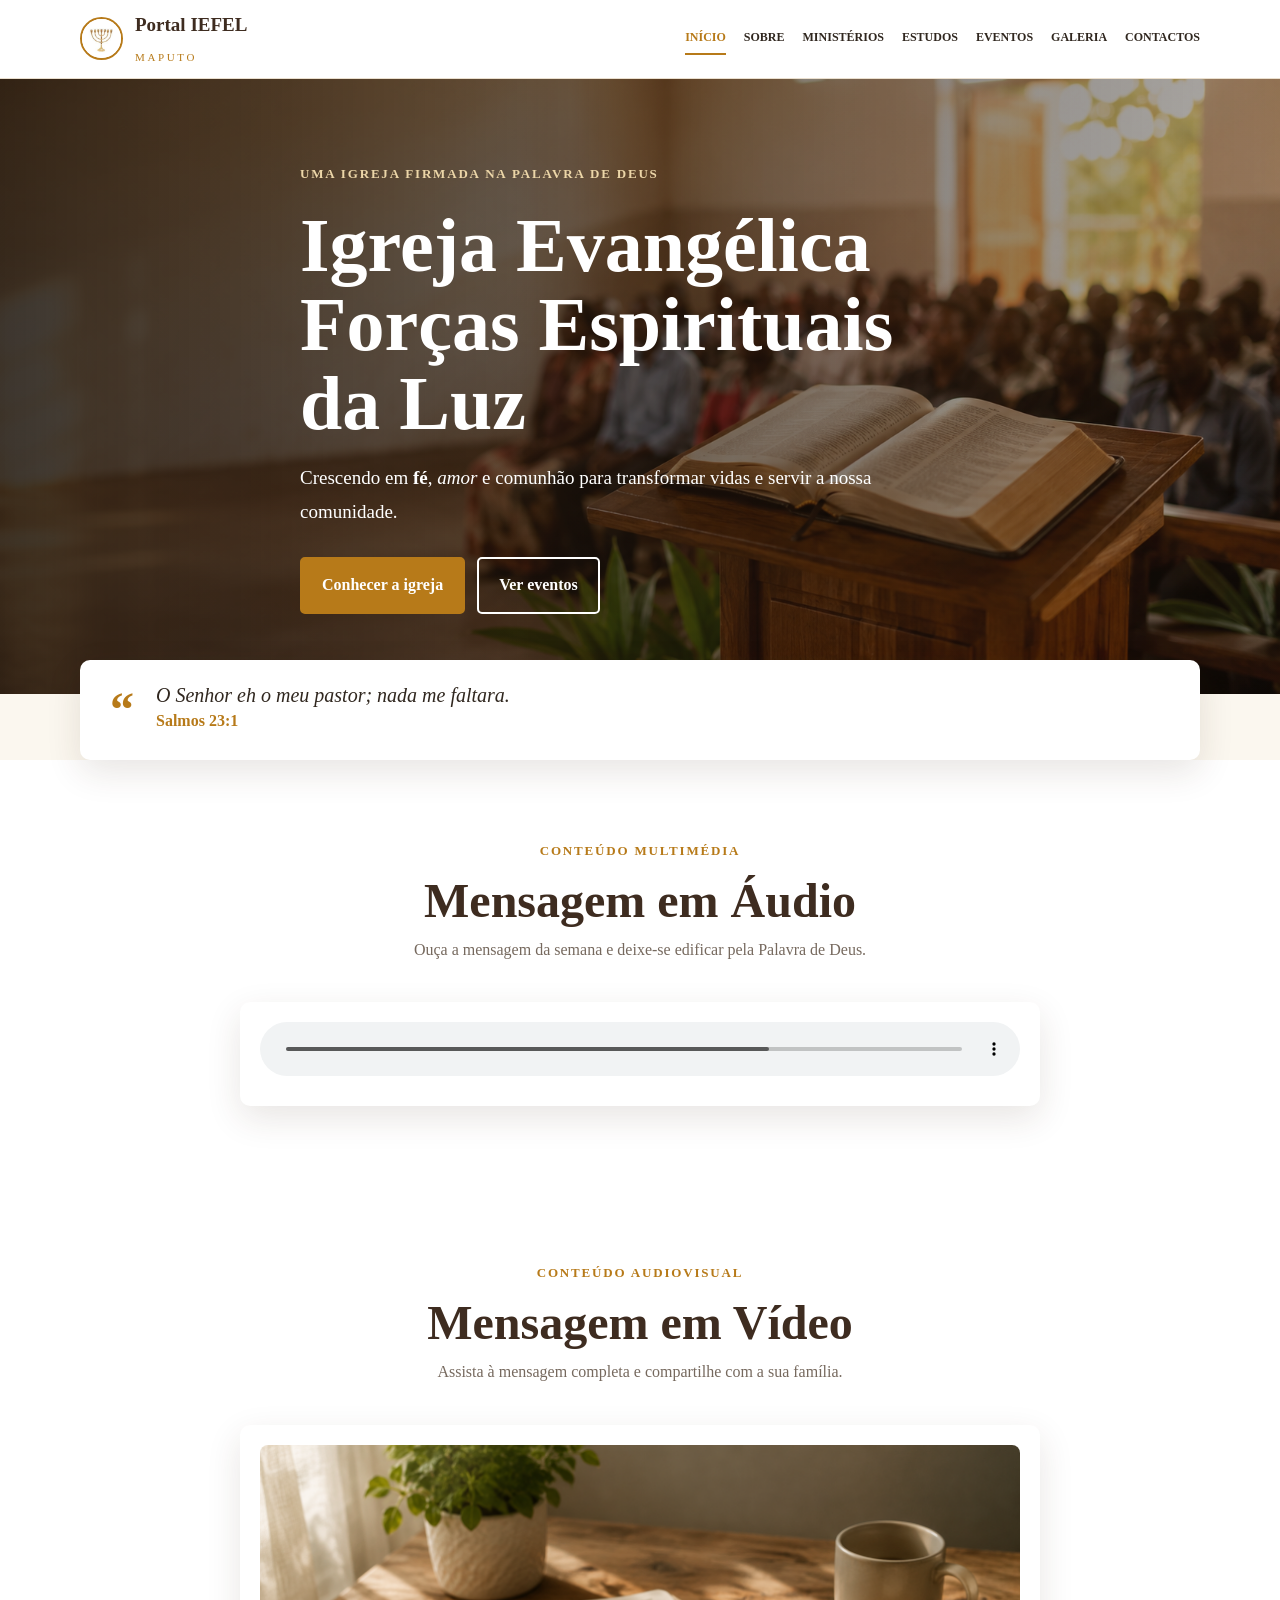
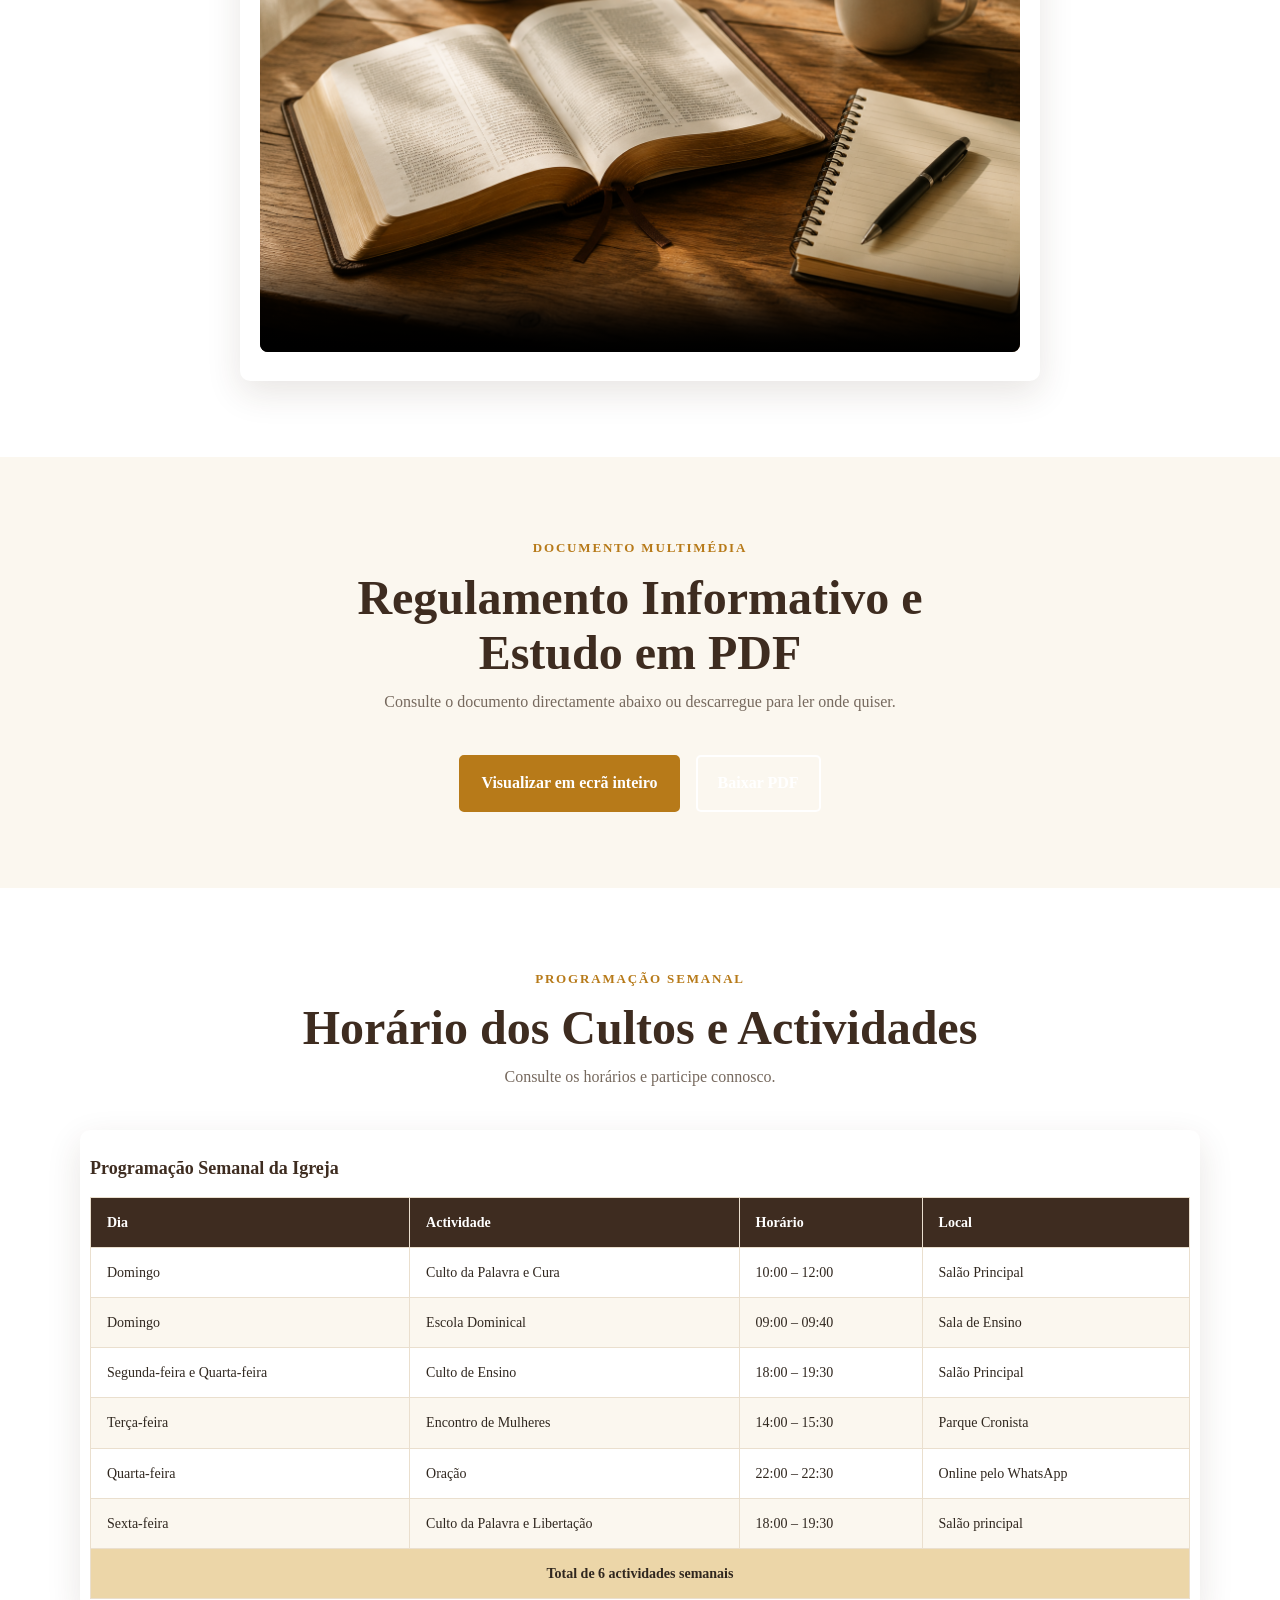
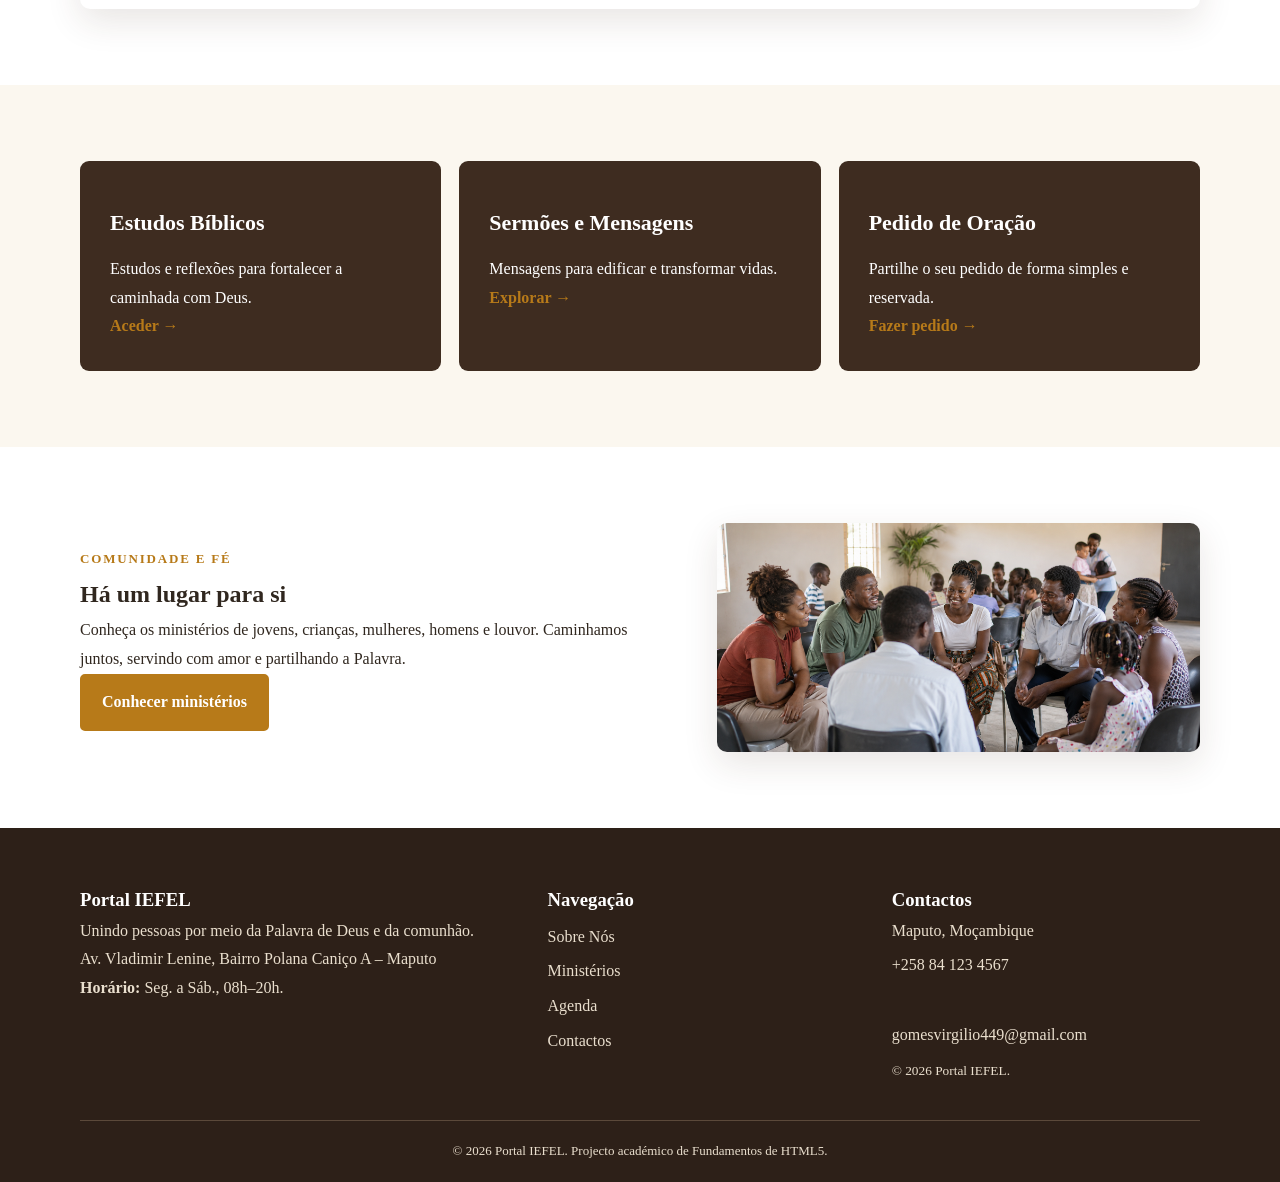
<file: index.html>
<!DOCTYPE html>
<html lang="pt-MZ">
<head>
    <meta charset="UTF-8">
    <meta name="viewport" content="width=device-width, initial-scale=1.0">
    <meta name="description" content="Website institucional da Igreja Evangélica Forças Espirituais da Luz em Maputo. Cultos, estudos bíblicos, eventos e comunidade.">
    <meta name="author" content="BibleConnect Maputo">
    <title>Portal IEFEL | Igreja Evangélica Forças Espirituais da Luz</title>
    <link rel="stylesheet" href="/css/style.css">
</head>
<body>
    <header class="topo">
        <div class="contentor barra">
            <a class="marca" href="/" aria-label="Página inicial BibleConnect Maputo">
                <img src="/imagens/logo.png" alt="Logotipo da Igreja Evangélica Forças Espirituais da Luz" class="simbolo" width="43" height="43">
                <span>
                    <strong>Portal IEFEL</strong>
                    <small>MAPUTO</small>
                </span>
            </a>
			
            <button class="menu-toggle" aria-label="Abrir menu de navegação" aria-expanded="false">Menu</button>
            <nav class="menu" aria-label="Navegação principal">
                <a class="activo" href="/">Início</a>
                <a href="/sobre">Sobre</a>
                <a href="/ministerios">Ministérios</a>
                <a href="/estudos">Estudos</a>
                <a href="/eventos">Eventos</a>
                <a href="/galeria">Galeria</a>
                <a href="/contactos">Contactos</a>
            </nav>
        </div>
    </header>

    <main>
        <section class="hero" aria-labelledby="titulo-principal">
            <div class="contentor hero-conteudo">
                <span class="etiqueta">Uma igreja firmada na Palavra de Deus</span>
                <h1 id="titulo-principal">Igreja Evangélica Forças Espirituais da Luz</h1>
                <p>Crescendo em <strong>fé</strong>, <em>amor</em> e comunhão para transformar vidas e servir a nossa comunidade.</p>
                <div class="botoes">
                    <a class="botao" href="/sobre" title="Conhecer mais sobre a igreja">Conhecer a igreja</a>
                    <a class="botao secundario" href="/eventos" title="Ver eventos e actividades">Ver eventos</a>
                </div>
            </div>
        </section>

        <section class="versiculo" aria-label="Versículo do dia">
            <div class="contentor versiculo-caixa">
                <span class="aspas" aria-hidden="true">&ldquo;</span>
                <div>
                    <blockquote data-versiculo>Lâmpada para os meus pés é a tua palavra, e luz para o meu caminho.</blockquote>
                    <cite data-referencia>Salmos 119:105</cite>
                </div>
            </div>
        </section>

        <section class="seccao clara" aria-labelledby="titulo-audio">
            <div class="contentor">
                <div class="cabecalho-seccao">
                    <span class="etiqueta">Conteúdo multimédia</span>
                    <h2 id="titulo-audio">Mensagem em Áudio</h2>
                    <p>Ouça a mensagem da semana e deixe-se edificar pela Palavra de Deus.</p>
                </div>
                <div class="audio-container">
                    <audio controls muted preload="metadata">
                        <source src="/multimedia/mensagem.mp3" type="audio/mpeg">
                        <source src="/multimedia/mensagem.ogg" type="audio/ogg">
                        <p>O seu navegador não suporta áudio. Faça o download da mensagem <a href="/multimedia/mensagem.mp3">aqui</a>.</p>
                    </audio>
                </div>
            </div>
        </section>

        <section class="seccao clara" aria-labelledby="titulo-video">
            <div class="contentor">
                <div class="cabecalho-seccao">
                    <span class="etiqueta">Conteúdo audiovisual</span>
                    <h2 id="titulo-video">Mensagem em Vídeo</h2>
                    <p>Assista à mensagem completa e compartilhe com a sua família.</p>
                </div>
                <div class="video-container">
                    <video controls muted width="100%" poster="/imagens/capa-video.png" preload="metadata">
                        <source src="/multimedia/mensagem.mp4" type="video/mp4">
                        <source src="/multimedia/mensagem.webm" type="video/webm">
                        <p>O seu navegador não suporta vídeo. Faça o download da mensagem <a href="/multimedia/mensagem.mp4">aqui</a>.</p>
                    </video>
                </div>
            </div>
        </section>

        <section class="seccao" aria-labelledby="titulo-documento">
            <div class="contentor">
                <div class="cabecalho-seccao">
                    <span class="etiqueta">Documento multimédia</span>
                    <h2 id="titulo-documento">Regulamento Informativo e Estudo em PDF</h2>
                    <p>Consulte o documento directamente abaixo ou descarregue para ler onde quiser.</p>
                </div>

                <div class="pdf-container" style="margin-top: 1.5rem;">
                    <div class="botoes" style="margin-top: 1rem; display: flex; gap: 1rem; justify-content: center; flex-wrap: wrap;">
                        <a class="botao" href="/multimedia/Regulamento-Interno-para-obreiros.pdf" target="_blank" rel="noopener noreferrer" title="Abrir PDF numa nova aba">
                            Visualizar em ecrã inteiro
                        </a>
                        <a class="botao secundario" href="/multimedia/Regulamento-Interno-para-obreiros.pdf" download="Regulamento-Interno-para-obreiros.pdf" title="Descarregar ficheiro PDF">
                            Baixar PDF
                        </a>
                    </div>
                </div>
            </div>
        </section>

        <section class="seccao clara" aria-labelledby="titulo-horarios">
            <div class="contentor">
                <div class="cabecalho-seccao">
                    <span class="etiqueta">Programação Semanal</span>
                    <h2 id="titulo-horarios">Horário dos Cultos e Actividades</h2>
                    <p>Consulte os horários e participe connosco.</p>
                </div>
                <div class="tabela-container">
                    <table class="tabela-horarios">
                        <caption>Programação Semanal da Igreja</caption>
                        <thead>
                            <tr>
                                <th scope="col">Dia</th>
                                <th scope="col">Actividade</th>
                                <th scope="col">Horário</th>
                                <th scope="col">Local</th>
                            </tr>
                        </thead>
                        <tbody>
                            <tr>
                                <td>Domingo</td>
                                <td>Culto da Palavra e Cura</td>
                                <td>10:00 &ndash; 12:00</td>
                                <td>Salão Principal</td>
                            </tr>
                            <tr>
                                <td>Domingo</td>
                                <td>Escola Dominical</td>
                                <td>09:00 &ndash; 09:40</td>
                                <td>Sala de Ensino</td>
                            </tr>
                            <tr>
                                <td>Segunda-feira e Quarta-feira</td>
                                <td>Culto de Ensino</td>
                                <td>18:00 &ndash; 19:30</td>
                                <td>Salão Principal</td>
                            </tr>
                            <tr>
                                <td>Terça-feira</td>
                                <td>Encontro de Mulheres</td>
                                <td>14:00 &ndash; 15:30</td>
                                <td>Parque Cronista</td>
                            </tr>
                            <tr>
                                <td>Quarta-feira</td>
                                <td>Oração</td>
                                <td>22:00 &ndash; 22:30</td>
                                <td>Online pelo WhatsApp</td>
                            </tr>
                            <tr>
                                <td>Sexta-feira</td>
                                <td>Culto da Palavra e Libertação</td>
                                <td>18:00 &ndash; 19:30</td>
                                <td>Salão principal</td>
                            </tr>
                        </tbody>
                        <tfoot>
                            <tr>
                                <td colspan="4"><strong>Total de 6 actividades semanais</strong></td>
                            </tr>
                        </tfoot>
                    </table>
                </div>
            </div>
        </section>

        <section class="seccao" aria-labelledby="titulo-destaques">
            <div class="contentor destaques">
                <article class="destaque">
                    <h3>Estudos Bíblicos</h3>
                    <p>Estudos e reflexões para fortalecer a caminhada com Deus.</p>
                    <a class="ligacao" href="/estudos" title="Aceder aos estudos bíblicos">Aceder &rarr;</a>
                </article>
                <article class="destaque">
                    <h3>Sermões e Mensagens</h3>
                    <p>Mensagens para edificar e transformar vidas.</p>
                    <a class="ligacao" href="/estudos" title="Explorar sermões e mensagens">Explorar &rarr;</a>
                </article>
                <article class="destaque">
                    <h3>Pedido de Oração</h3>
                    <p>Partilhe o seu pedido de forma simples e reservada.</p>
                    <a class="ligacao" href="/contactos" title="Fazer um pedido de oração">Fazer pedido &rarr;</a>
                </article>
            </div>
        </section>

        <section class="seccao clara" aria-labelledby="titulo-comunidade">
            <div class="contentor duas-colunas">
                <div>
                    <span class="etiqueta">Comunidade e fé</span>
                    <h2 id="titulo-comunidade">Há um lugar para si</h2>
                    <p>Conheça os ministérios de jovens, crianças, mulheres, homens e louvor. Caminhamos juntos, servindo com amor e partilhando a Palavra.</p>
                    <a class="botao" href="/ministerios" title="Conhecer os ministérios">Conhecer ministérios</a>
                </div>
                <img src="/imagens/comunidade-igreja.png" alt="Membros da comunidade reunidos na igreja" loading="lazy" width="560" height="373">
            </div>
        </section>
    </main>

    <footer class="rodape">
        <div class="contentor">
            <div class="rodape-grelha">
                <div>
                    <h3>Portal IEFEL</h3>
                    <p>Unindo pessoas por meio da Palavra de Deus e da comunhão.</p>
                    <address>
                        Av. Vladimir Lenine, Bairro Polana Caniço A &ndash; Maputo<br>
                        <strong>Horário:</strong> Seg. a Sáb., 08h&ndash;20h.
                    </address>
                </div>
                <div>
                    <h3>Navegação</h3>
                    <a href="/sobre">Sobre Nós</a>
                    <a href="/ministerios">Ministérios</a>
                    <a href="/eventos">Agenda</a>
                    <a href="/contactos">Contactos</a>
                </div>
                <div>
                    <h3>Contactos</h3>
                    <p>Maputo, Moçambique<br>
                    <a href="tel:+258841234567">+258 84 123 4567</a><br>
                    <a href="mailto:gomesvirgilio449@gmail.com">gomesvirgilio449@gmail.com</a></p>
                    <p><small>&copy; 2026 Portal IEFEL.</small></p>
                </div>
            </div>
            <div class="copyright">&copy; 2026 Portal IEFEL. Projecto académico de Fundamentos de HTML5.</div>
        </div>
    </footer>

    <script src="/js/script.js" defer></script>
</body>
</html>
</file>
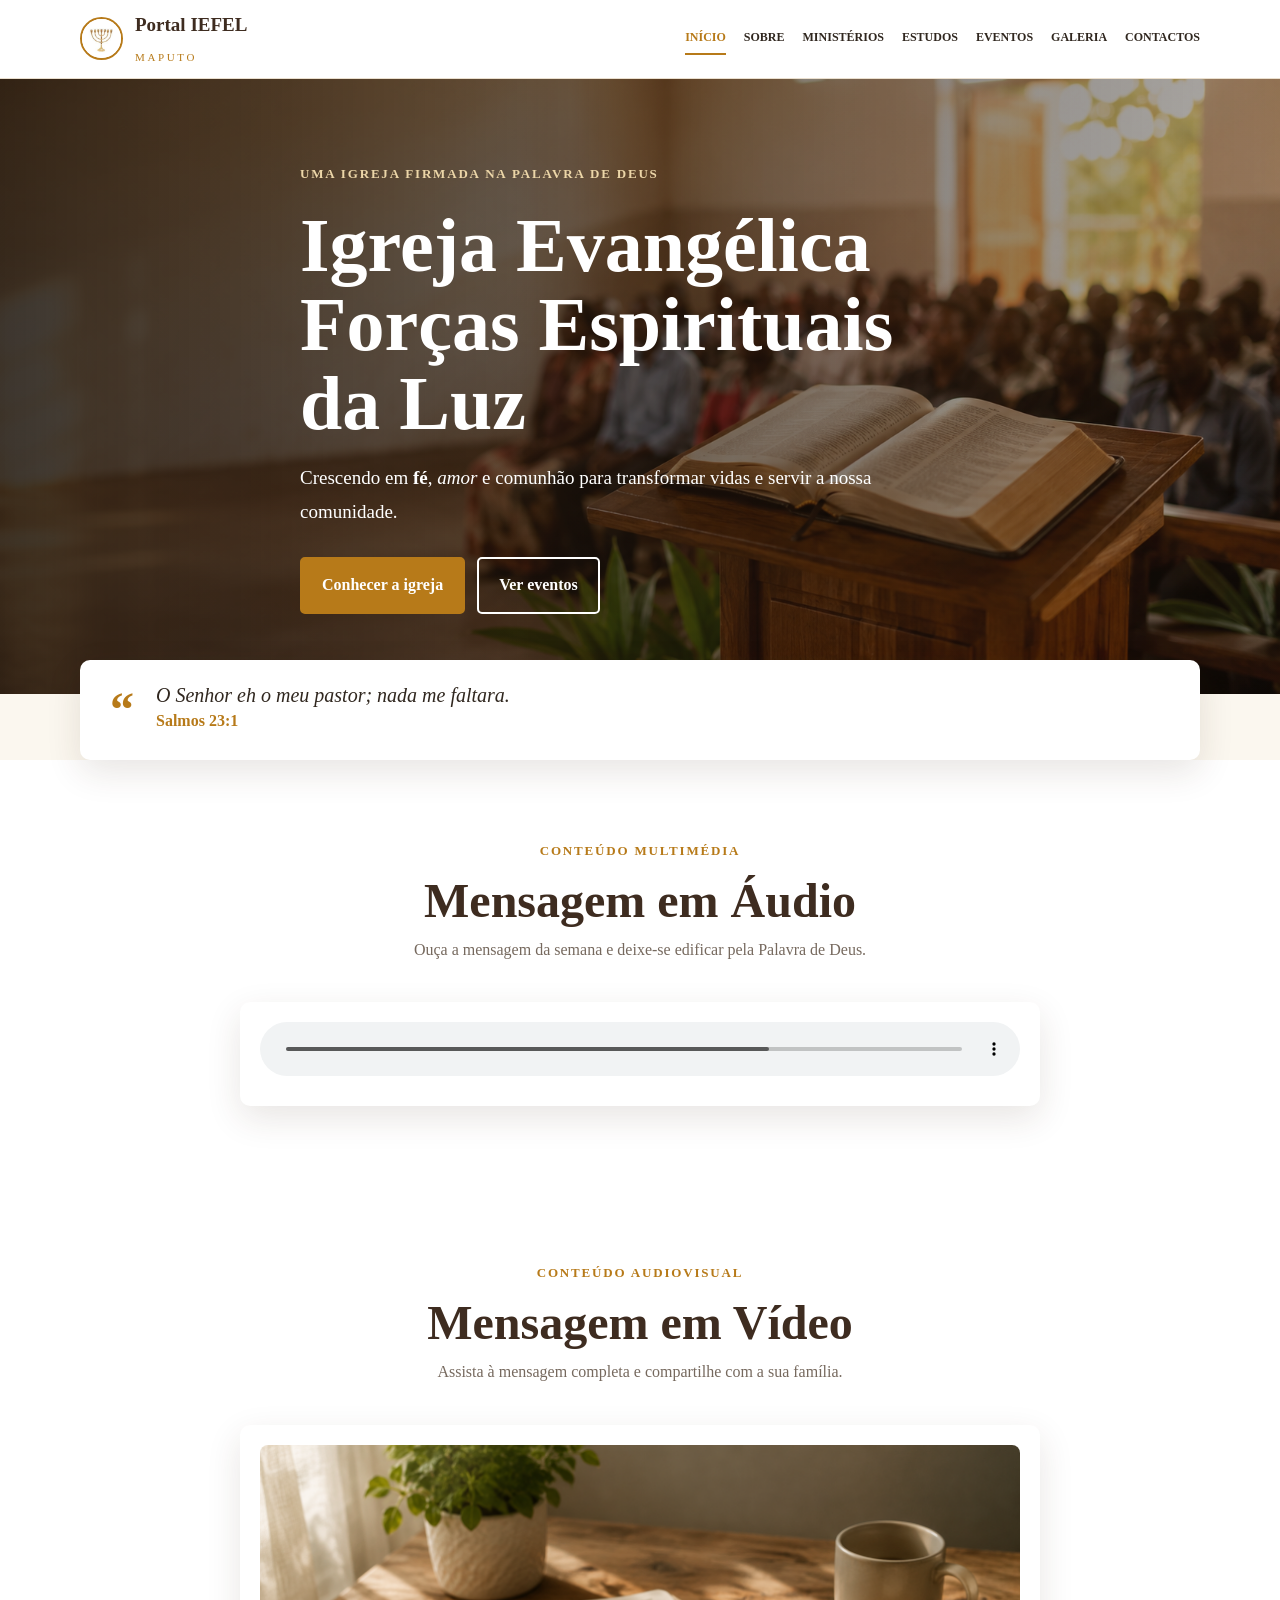
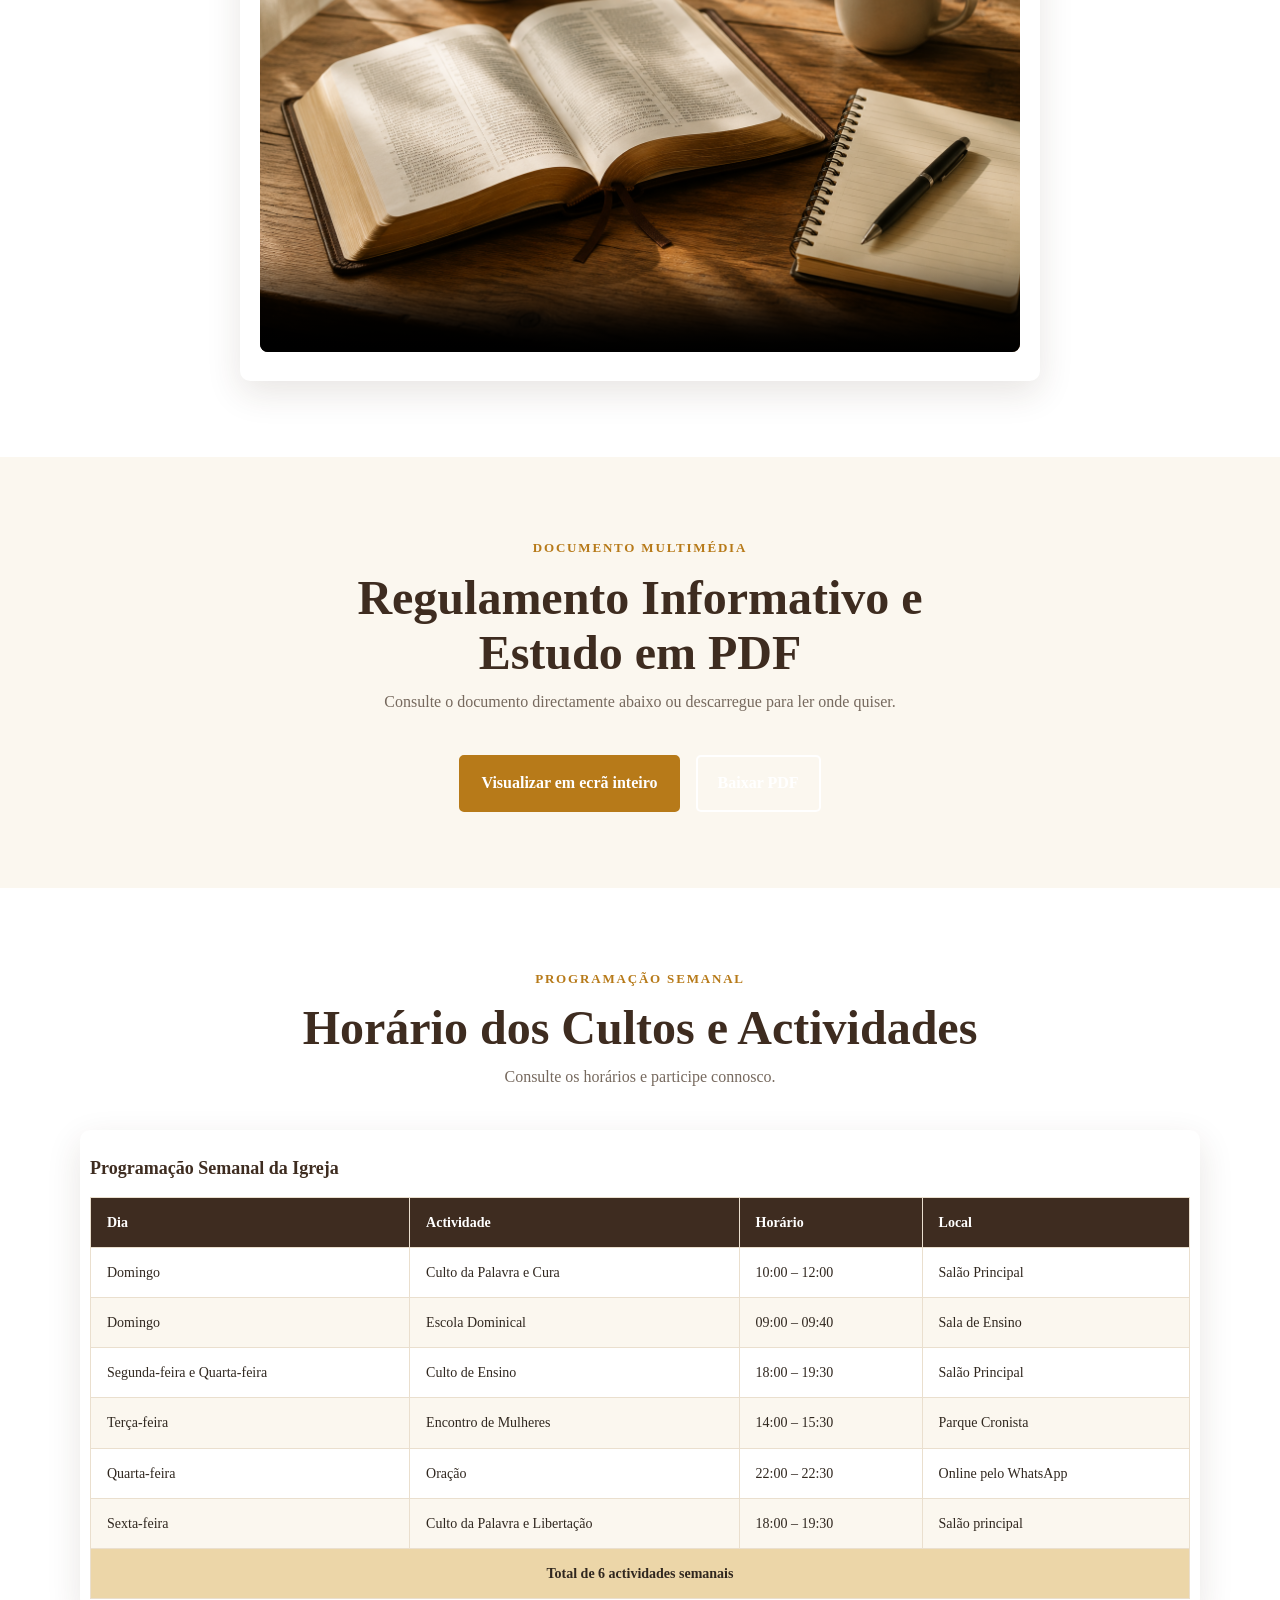
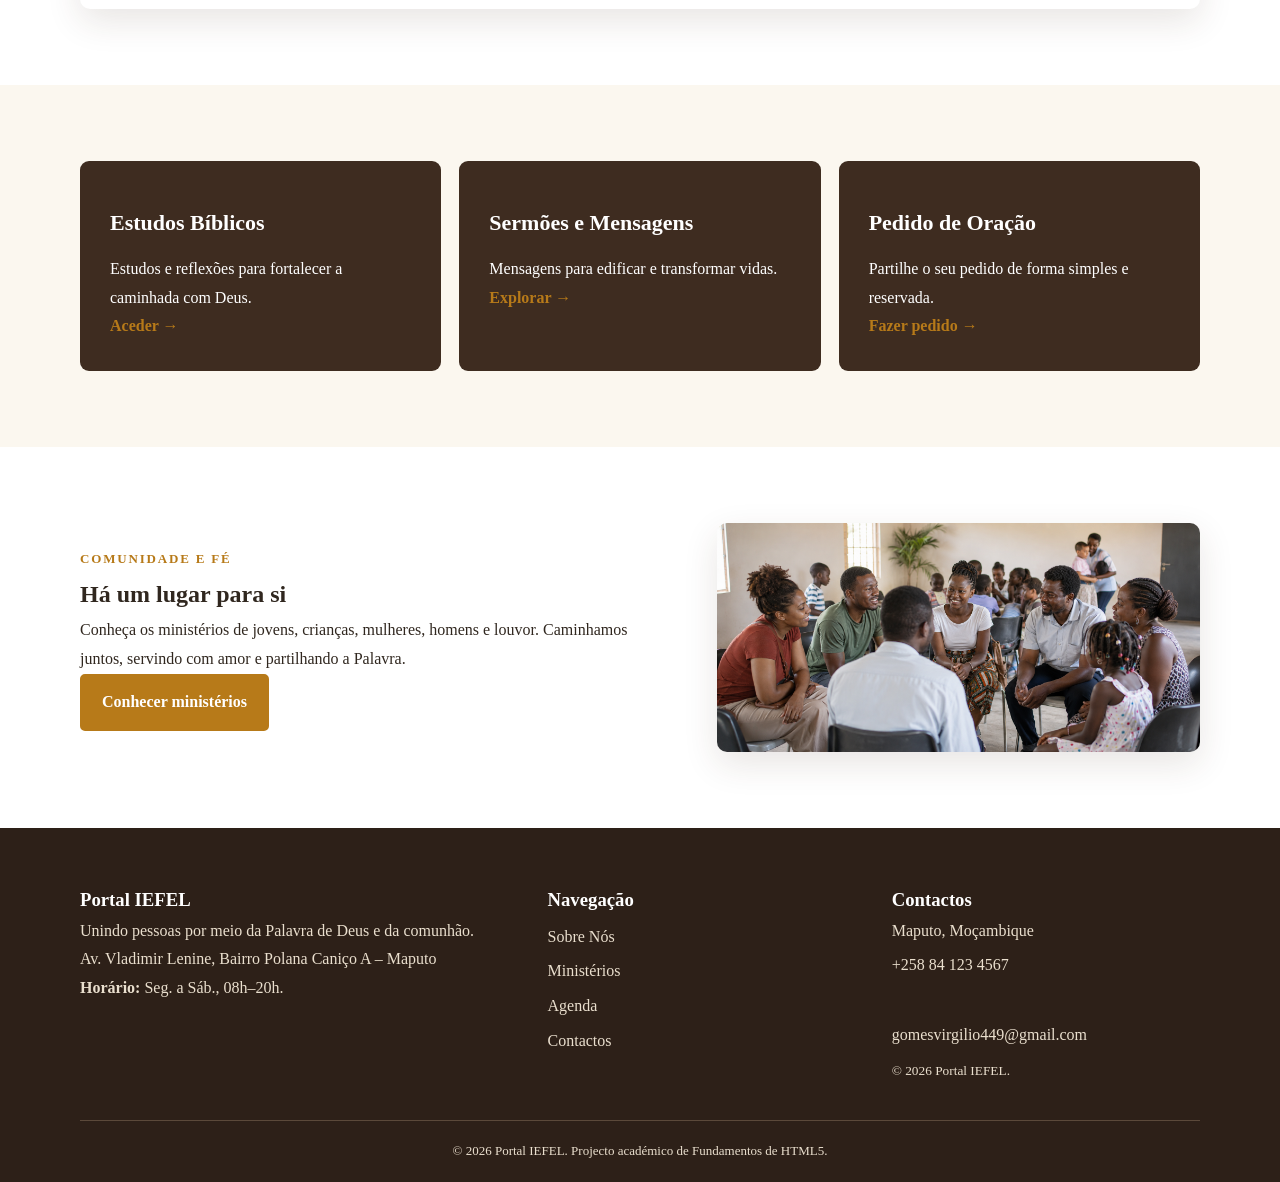
<file: html/index.html>
<!DOCTYPE html>
<html lang="pt-MZ">
<head>
    <meta charset="UTF-8">
    <meta name="viewport" content="width=device-width, initial-scale=1.0">
    <meta name="description" content="Website institucional da Igreja Evangélica Forças Espirituais da Luz em Maputo. Cultos, estudos bíblicos, eventos e comunidade.">
    <meta name="author" content="BibleConnect Maputo">
    <title>Portal IEFEL | Igreja Evangélica Forças Espirituais da Luz</title>
    <link rel="stylesheet" href="/css/style.css">
</head>
<body>
    <header class="topo">
        <div class="contentor barra">
            <a class="marca" href="/" aria-label="Página inicial BibleConnect Maputo">
                <img src="/imagens/logo.png" alt="Logotipo da Igreja Evangélica Forças Espirituais da Luz" class="simbolo" width="43" height="43">
                <span>
                    <strong>Portal IEFEL</strong>
                    <small>MAPUTO</small>
                </span>
            </a>
			
            <button class="menu-toggle" aria-label="Abrir menu de navegação" aria-expanded="false">Menu</button>
            <nav class="menu" aria-label="Navegação principal">
                <a class="activo" href="/">Início</a>
                <a href="/sobre">Sobre</a>
                <a href="/ministerios">Ministérios</a>
                <a href="/estudos">Estudos</a>
                <a href="/eventos">Eventos</a>
                <a href="/galeria">Galeria</a>
                <a href="/contactos">Contactos</a>
            </nav>
        </div>
    </header>

    <main>
        <section class="hero" aria-labelledby="titulo-principal">
            <div class="contentor hero-conteudo">
                <span class="etiqueta">Uma igreja firmada na Palavra de Deus</span>
                <h1 id="titulo-principal">Igreja Evangélica Forças Espirituais da Luz</h1>
                <p>Crescendo em <strong>fé</strong>, <em>amor</em> e comunhão para transformar vidas e servir a nossa comunidade.</p>
                <div class="botoes">
                    <a class="botao" href="/sobre" title="Conhecer mais sobre a igreja">Conhecer a igreja</a>
                    <a class="botao secundario" href="/eventos" title="Ver eventos e actividades">Ver eventos</a>
                </div>
            </div>
        </section>

        <section class="versiculo" aria-label="Versículo do dia">
            <div class="contentor versiculo-caixa">
                <span class="aspas" aria-hidden="true">&ldquo;</span>
                <div>
                    <blockquote data-versiculo>Lâmpada para os meus pés é a tua palavra, e luz para o meu caminho.</blockquote>
                    <cite data-referencia>Salmos 119:105</cite>
                </div>
            </div>
        </section>

        <section class="seccao clara" aria-labelledby="titulo-audio">
            <div class="contentor">
                <div class="cabecalho-seccao">
                    <span class="etiqueta">Conteúdo multimédia</span>
                    <h2 id="titulo-audio">Mensagem em Áudio</h2>
                    <p>Ouça a mensagem da semana e deixe-se edificar pela Palavra de Deus.</p>
                </div>
                <div class="audio-container">
                    <audio controls muted preload="metadata">
                        <source src="/multimedia/mensagem.mp3" type="audio/mpeg">
                        <source src="/multimedia/mensagem.ogg" type="audio/ogg">
                        <p>O seu navegador não suporta áudio. Faça o download da mensagem <a href="/multimedia/mensagem.mp3">aqui</a>.</p>
                    </audio>
                </div>
            </div>
        </section>

        <section class="seccao clara" aria-labelledby="titulo-video">
            <div class="contentor">
                <div class="cabecalho-seccao">
                    <span class="etiqueta">Conteúdo audiovisual</span>
                    <h2 id="titulo-video">Mensagem em Vídeo</h2>
                    <p>Assista à mensagem completa e compartilhe com a sua família.</p>
                </div>
                <div class="video-container">
                    <video controls muted width="100%" poster="/imagens/capa-video.png" preload="metadata">
                        <source src="/multimedia/mensagem.mp4" type="video/mp4">
                        <source src="/multimedia/mensagem.webm" type="video/webm">
                        <p>O seu navegador não suporta vídeo. Faça o download da mensagem <a href="/multimedia/mensagem.mp4">aqui</a>.</p>
                    </video>
                </div>
            </div>
        </section>


        <section class="seccao" aria-labelledby="titulo-documento">
            <div class="contentor">
                <div class="cabecalho-seccao">
                    <span class="etiqueta">Documento multimédia</span>
                    <h2 id="titulo-documento">Regulamento Informativo e Estudo em PDF</h2>
                    <p>Consulte o documento directamente abaixo ou descarregue para ler onde quiser.</p>
                </div>

                <div class="pdf-container" style="margin-top: 1.5rem;">
                    <div class="botoes" style="margin-top: 1rem; display: flex; gap: 1rem; justify-content: center; flex-wrap: wrap;">
                        <a class="botao" href="/multimedia/Regulamento-Interno-para-obreiros.pdf" target="_blank" rel="noopener noreferrer" title="Abrir PDF numa nova aba">
                            Visualizar em ecrã inteiro
                        </a>
                        <a class="botao secundario" href="/multimedia/Regulamento-Interno-para-obreiros.pdf" download="Regulamento-Interno-para-obreiros.pdf" title="Descarregar ficheiro PDF">
                            Baixar PDF
                        </a>
                    </div>
                </div>
            </div>
        </section>

        <section class="seccao clara" aria-labelledby="titulo-horarios">
            <div class="contentor">
                <div class="cabecalho-seccao">
                    <span class="etiqueta">Programação Semanal</span>
                    <h2 id="titulo-horarios">Horário dos Cultos e Actividades</h2>
                    <p>Consulte os horários e participe connosco.</p>
                </div>
                <div class="tabela-container">
                    <table class="tabela-horarios">
                        <caption>Programação Semanal da Igreja</caption>
                        <thead>
                            <tr>
                                <th scope="col">Dia</th>
                                <th scope="col">Actividade</th>
                                <th scope="col">Horário</th>
                                <th scope="col">Local</th>
                            </tr>
                        </thead>
                        <tbody>
                            <tr>
                                <td>Domingo</td>
                                <td>Culto da Palavra e Cura</td>
                                <td>10:00 &ndash; 12:00</td>
                                <td>Salão Principal</td>
                            </tr>
                            <tr>
                                <td>Domingo</td>
                                <td>Escola Dominical</td>
                                <td>09:00 &ndash; 09:40</td>
                                <td>Sala de Ensino</td>
                            </tr>
                            <tr>
                                <td>Segunda-feira e Quarta-feira</td>
                                <td>Culto de Ensino</td>
                                <td>18:00 &ndash; 19:30</td>
                                <td>Salão Principal</td>
                            </tr>
                            <tr>
                                <td>Terça-feira</td>
                                <td>Encontro de Mulheres</td>
                                <td>14:00 &ndash; 15:30</td>
                                <td>Parque Cronista</td>
                            </tr>
                            <tr>
                                <td>Quarta-feira</td>
                                <td>Oração</td>
                                <td>22:00 &ndash; 22:30</td>
                                <td>Online pelo WhatsApp</td>
                            </tr>
                            <tr>
                                <td>Sexta-feira</td>
                                <td>Culto da Palavra e Libertação</td>
                                <td>18:00 &ndash; 19:30</td>
                                <td>Salão principal</td>
                            </tr>
                        </tbody>
                        <tfoot>
                            <tr>
                                <td colspan="4"><strong>Total de 6 actividades semanais</strong></td>
                            </tr>
                        </tfoot>
                    </table>
                </div>
            </div>
        </section>

        <section class="seccao" aria-labelledby="titulo-destaques">
            <div class="contentor destaques">
                <article class="destaque">
                    <h3>Estudos Bíblicos</h3>
                    <p>Estudos e reflexões para fortalecer a caminhada com Deus.</p>
                    <a class="ligacao" href="/estudos" title="Aceder aos estudos bíblicos">Aceder &rarr;</a>
                </article>
                <article class="destaque">
                    <h3>Sermões e Mensagens</h3>
                    <p>Mensagens para edificar e transformar vidas.</p>
                    <a class="ligacao" href="/estudos" title="Explorar sermões e mensagens">Explorar &rarr;</a>
                </article>
                <article class="destaque">
                    <h3>Pedido de Oração</h3>
                    <p>Partilhe o seu pedido de forma simples e reservada.</p>
                    <a class="ligacao" href="/contactos" title="Fazer um pedido de oração">Fazer pedido &rarr;</a>
                </article>
            </div>
        </section>

        <section class="seccao clara" aria-labelledby="titulo-comunidade">
            <div class="contentor duas-colunas">
                <div>
                    <span class="etiqueta">Comunidade e fé</span>
                    <h2 id="titulo-comunidade">Há um lugar para si</h2>
                    <p>Conheça os ministérios de jovens, crianças, mulheres, homens e louvor. Caminhamos juntos, servindo com amor e partilhando a Palavra.</p>
                    <a class="botao" href="/ministerios" title="Conhecer os ministérios">Conhecer ministérios</a>
                </div>
                <img src="/imagens/comunidade-igreja.png" alt="Membros da comunidade reunidos na igreja" loading="lazy" width="560" height="373">
            </div>
        </section>
    </main>

    <footer class="rodape">
        <div class="contentor">
            <div class="rodape-grelha">
                <div>
                    <h3>Portal IEFEL</h3>
                    <p>Unindo pessoas por meio da Palavra de Deus e da comunhão.</p>
                    <address>
                        Av. Vladimir Lenine, Bairro Polana Caniço A &ndash; Maputo<br>
                        <strong>Horário:</strong> Seg. a Sáb., 08h&ndash;20h.
                    </address>
                </div>
                <div>
                    <h3>Navegação</h3>
                    <a href="/sobre">Sobre Nós</a>
                    <a href="/ministerios">Ministérios</a>
                    <a href="/eventos">Agenda</a>
                    <a href="/contactos">Contactos</a>
                </div>
                <div>
                    <h3>Contactos</h3>
                    <p>Maputo, Moçambique<br>
                    <a href="tel:+258841234567">+258 84 123 4567</a><br>
                    <a href="mailto:gomesvirgilio449@gmail.com">gomesvirgilio449@gmail.com</a></p>
                    <p><small>&copy; 2026 Portal IEFEL.</small></p>
                </div>
            </div>
            <div class="copyright">&copy; 2026 Portal IEFEL. Projecto académico de Fundamentos de HTML5.</div>
        </div>
    </footer>

    <script src="/js/script.js" defer></script>
</body>
</html>
</file>
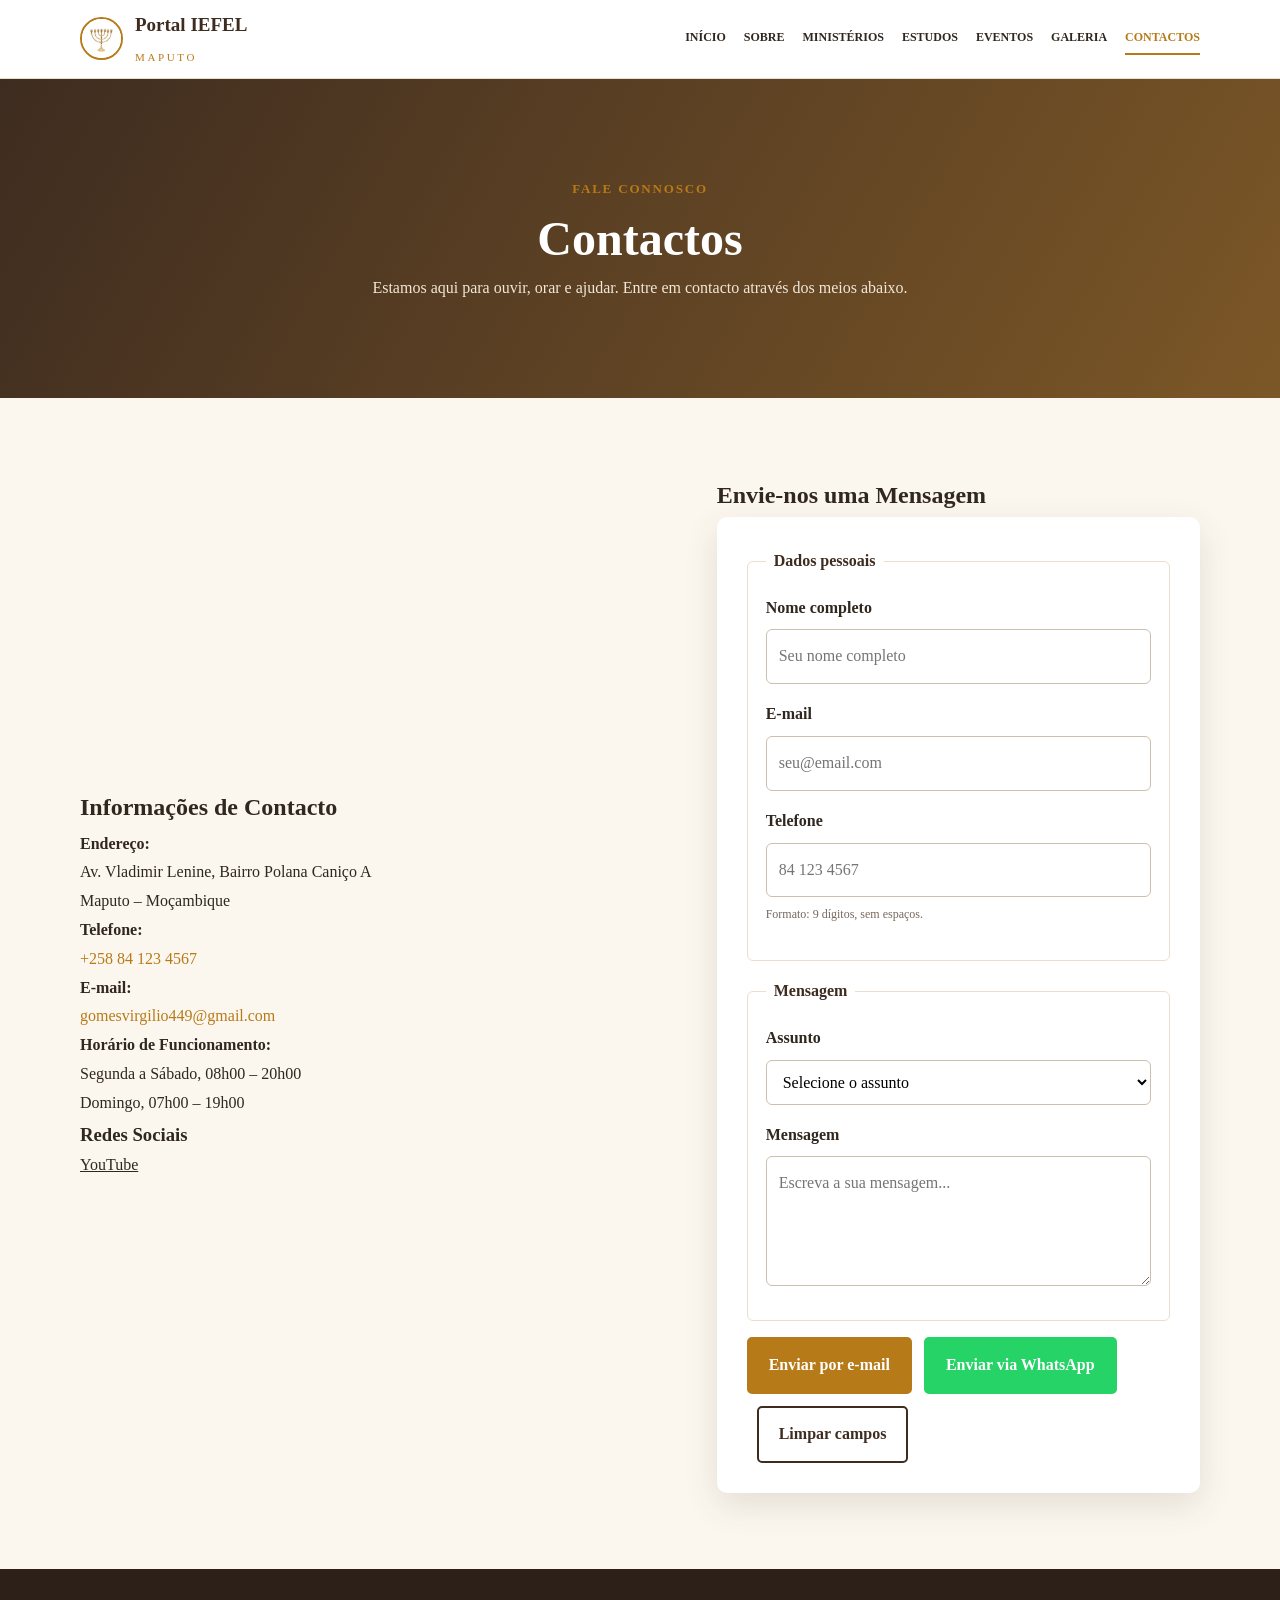
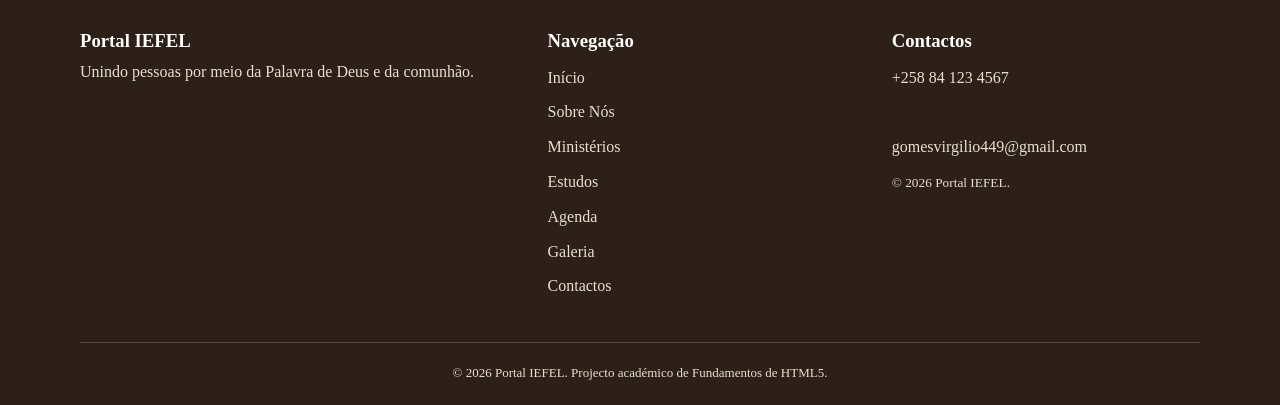
<file: contactos.html>
<!DOCTYPE html>
<html lang="pt-MZ">
<head>
    <meta charset="UTF-8">
    <meta name="viewport" content="width=device-width, initial-scale=1.0">
    <meta name="description" content="Entre em contacto com a Igreja Evangélica Forças Espirituais da Luz. Envie a sua mensagem, pedido de oração ou dúvida.">
    <title>BibleConnect | Contactos</title>
    <link rel="stylesheet" href="/css/style.css">
</head>
<body>
    <header class="topo">
        <div class="contentor barra">
            <a class="marca" href="/" aria-label="Página inicial Portal IEFEL">
                <img src="/imagens/logo.png" alt="Logotipo da Igreja Evangélica Forças Espirituais da Luz" class="simbolo" width="43" height="43">
                <span>
                    <strong>Portal IEFEL</strong>
                    <small>MAPUTO</small>
                </span>
            </a>
            <button class="menu-toggle" aria-label="Abrir menu de navegação" aria-expanded="false">Menu</button>
            <nav class="menu" aria-label="Navegação principal">
                <a href="/">Início</a>
                <a href="/sobre">Sobre</a>
                <a href="/ministerios">Ministérios</a>
                <a href="/estudos">Estudos</a>
                <a href="/eventos">Eventos</a>
                <a href="/galeria">Galeria</a>
                <a class="activo" href="/contactos">Contactos</a>
            </nav>
        </div>
    </header>

    <main>
        <section class="pagina-hero">
            <div class="contentor">
                <span class="etiqueta">Fale connosco</span>
                <h1>Contactos</h1>
                <p>Estamos aqui para ouvir, orar e ajudar. Entre em contacto através dos meios abaixo.</p>
            </div>
        </section>

        <section class="seccao" aria-labelledby="titulo-contactos">
            <div class="contentor">
                <div class="duas-colunas">
                    <div>
                        <h2 id="titulo-contactos">Informações de Contacto</h2>
                        <address>
                            <p><strong>Endereço:</strong><br>
                            Av. Vladimir Lenine, Bairro Polana Caniço A<br>
                            Maputo &ndash; Moçambique</p>

                            <p><strong>Telefone:</strong><br>
                            <a href="tel:+258841234567">+258 84 123 4567</a></p>

                            <p><strong>E-mail:</strong><br>
                            <a href="mailto:gomesvirgilio449@gmail.com">gomesvirgilio449@gmail.com</a></p>

                            <p><strong>Horário de Funcionamento:</strong><br>
                            Segunda a Sábado, 08h00 &ndash; 20h00<br>
                            Domingo, 07h00 &ndash; 19h00</p>
                        </address>

                        <h3>Redes Sociais</h3>
                        <p>
                            <a href="https://www.youtube.com/@forcasdaluz8678" target="_blank" rel="noopener noreferrer" title="Visitar canal no YouTube">YouTube</a>
                        </p>
                    </div>

                    <div>
                        <h2>Envie-nos uma Mensagem</h2>
                        <form id="formContacto" action="https://formspree.io/f/xbgggknw" method="post" class="formulario" data-demonstracao>
                            <fieldset>
                                <legend>Dados pessoais</legend>
                                <div class="campo">
                                    <label for="nome">Nome completo</label>
                                    <input type="text" id="nome" name="nome" required minlength="3" maxlength="40" placeholder="Seu nome completo">
                                </div>

                                <div class="campo">
                                    <label for="email">E-mail</label>
                                    <input type="email" id="email" name="email" required placeholder="seu@email.com">
                                </div>

                                <div class="campo">
                                    <label for="telefone">Telefone</label>
                                    <input type="tel" id="telefone" name="telefone" pattern="[0-9]{9}" placeholder="84 123 4567" aria-describedby="telefoneAjuda">
                                    <small id="telefoneAjuda">Formato: 9 dígitos, sem espaços.</small>
                                </div>
                            </fieldset>

                            <fieldset>
                                <legend>Mensagem</legend>
                                <div class="campo">
                                    <label for="assunto">Assunto</label>
                                    <select id="assunto" name="assunto" required>
                                        <option value="">Selecione o assunto</option>
                                        <option value="pedido-oracao">Pedido de Oração</option>
                                        <option value="visita">Visita à Igreja</option>
                                        <option value="duvida">Dúvida ou Pergunta</option>
                                        <option value="sugestao">Sugestão</option>
                                        <option value="outro">Outro</option>
                                    </select>
                                </div>

                                <div class="campo">
                                    <label for="mensagem">Mensagem</label>
                                    <textarea id="mensagem" name="mensagem" required minlength="10" maxlength="500" placeholder="Escreva a sua mensagem..."></textarea>
                                </div>
                            </fieldset>

                            <div style="display: flex; gap: 0.75rem; flex-wrap: wrap; margin-top: 1rem;">
                                <button type="submit" class="botao">Enviar por e-mail</button>
                                <button type="button" id="btnWhatsapp" class="botao" style="background-color: #25D366; border-color: #25D366; color: #fff;">Enviar via WhatsApp</button>
                                <button type="reset" class="botao secundario">Limpar campos</button>
                            </div>

                            <div class="aviso" role="status" aria-live="polite">Mensagem enviada com sucesso! Entraremos em contacto brevemente.</div>
                        </form>
                    </div>
                </div>
            </div>
        </section>
    </main>

    <footer class="rodape">
        <div class="contentor">
            <div class="rodape-grelha">
                <div>
                    <h3>Portal IEFEL</h3>
                    <p>Unindo pessoas por meio da Palavra de Deus e da comunhão.</p>
                </div>
                <div>
                    <h3>Navegação</h3>
                    <a href="/">Início</a>
                    <a href="/sobre">Sobre Nós</a>
                    <a href="/ministerios">Ministérios</a>
                    <a href="/estudos">Estudos</a>
                    <a href="/eventos">Agenda</a>
                    <a href="/galeria">Galeria</a>
                    <a href="/contactos">Contactos</a>
                </div>
                <div>
                    <h3>Contactos</h3>
                    <p><a href="tel:+258841234567">+258 84 123 4567</a><br>
                    <a href="mailto:gomesvirgilio449@gmail.com">gomesvirgilio449@gmail.com</a></p>
                    <p><small>&copy; 2026 Portal IEFEL.</small></p>
                </div>
            </div>
            <div class="copyright">&copy; 2026 Portal IEFEL. Projecto académico de Fundamentos de HTML5.</div>
        </div>
    </footer>

    <script src="/js/script.js" defer></script>
</body>
</html>
</file>
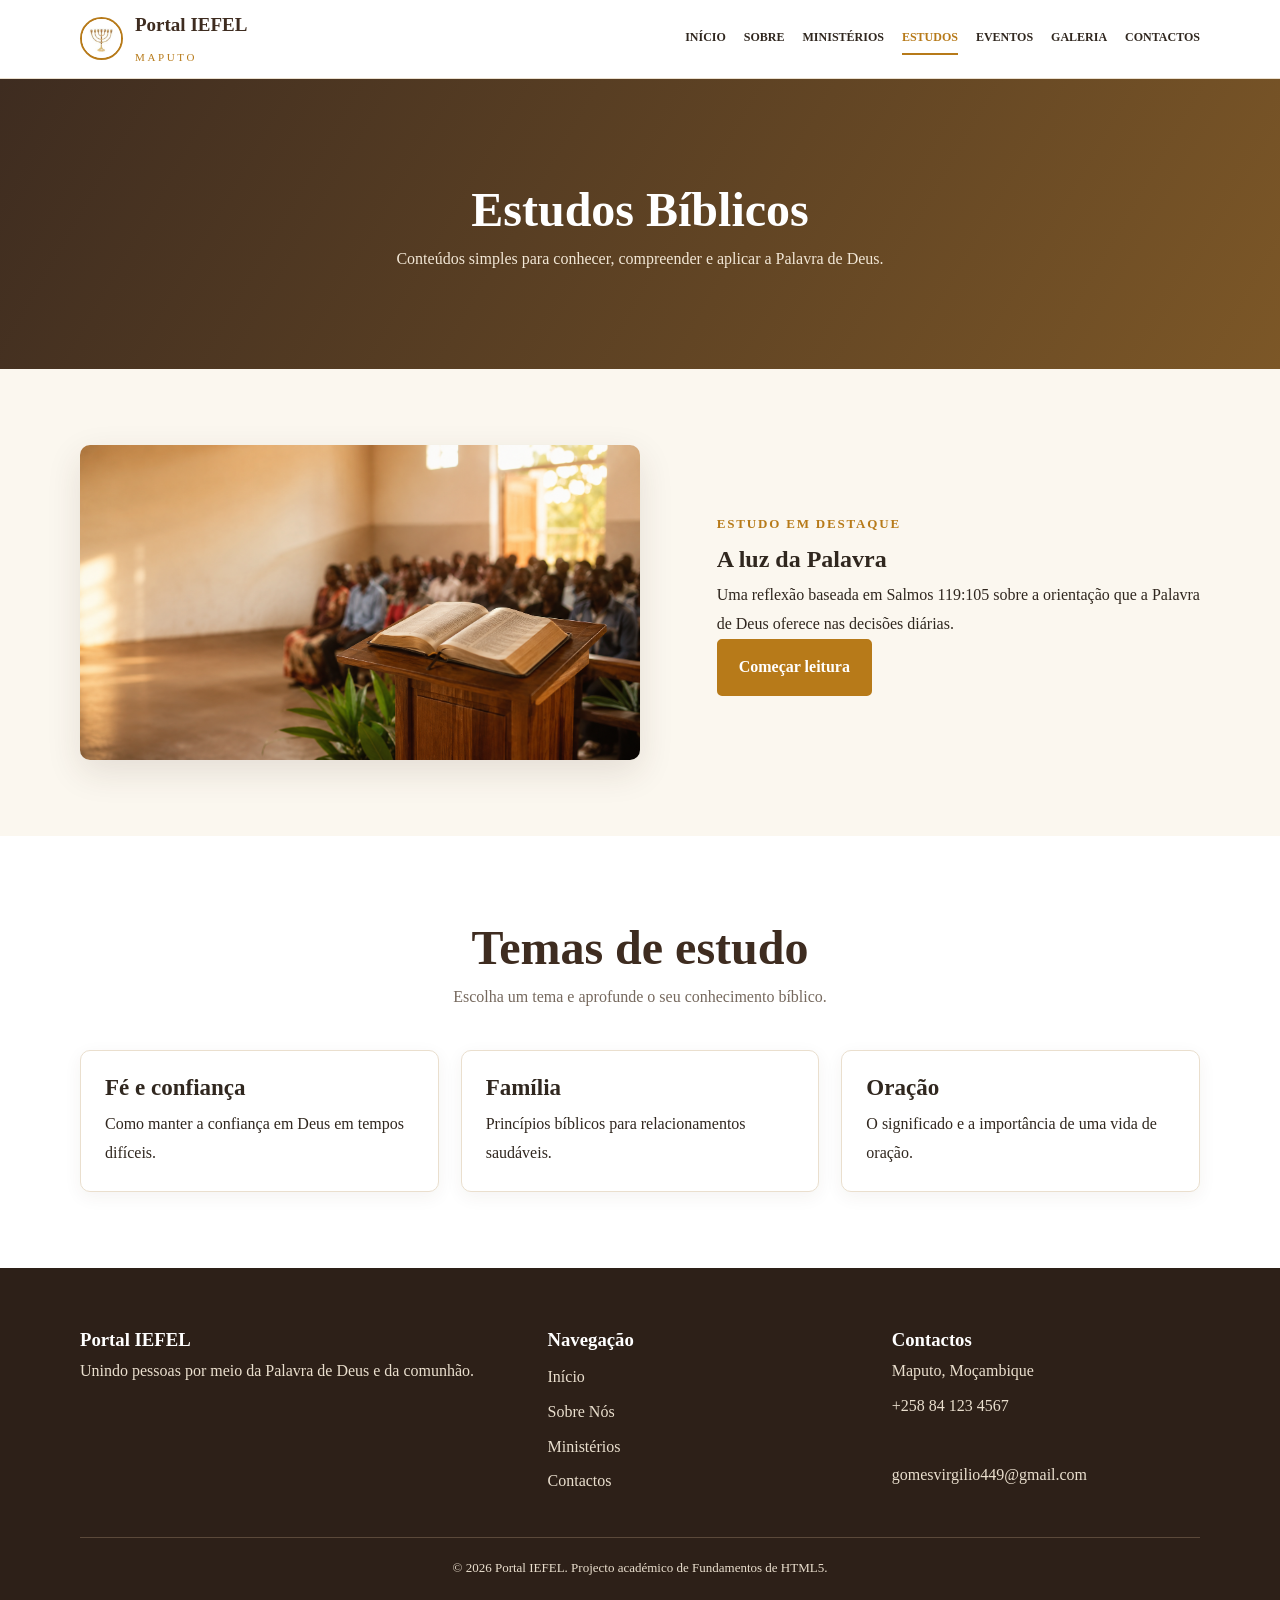
<file: estudos.html>
<!DOCTYPE html>
<html lang="pt-MZ">
<head>
    <meta charset="UTF-8">
    <meta name="viewport" content="width=device-width, initial-scale=1.0">
    <meta name="description" content="Estudos bíblicos e reflexões para fortalecer a caminhada cristã. Temas sobre fé, família e oração.">
    <title>Portal IEFEL | Estudos Bíblicos</title>
    <link rel="stylesheet" href="/css/style.css">
</head>
<body>
    <header class="topo">
        <div class="contentor barra">
            <a class="marca" href="/" aria-label="Página inicial Portal IEFEL">
                <img src="/imagens/logo.png" alt="Logotipo da Igreja Evangélica Forças Espirituais da Luz" class="simbolo" width="43" height="43">
                <span>
                    <strong>Portal IEFEL</strong>
                    <small>MAPUTO</small>
                </span>
            </a>
            <button class="menu-toggle" aria-label="Abrir menu de navegação" aria-expanded="false">Menu</button>
            <nav class="menu" aria-label="Navegação principal">
                <a href="/">Início</a>
                <a href="/sobre">Sobre</a>
                <a href="/ministerios">Ministérios</a>
                <a class="activo" href="/estudos">Estudos</a>
                <a href="/eventos">Eventos</a>
                <a href="/galeria">Galeria</a>
                <a href="/contactos">Contactos</a>
            </nav>
        </div>
    </header>

    <main>
        <section class="pagina-hero">
            <div class="contentor">
                <h1>Estudos Bíblicos</h1>
                <p>Conteúdos simples para conhecer, compreender e aplicar a Palavra de Deus.</p>
            </div>
        </section>

        <section class="seccao" aria-labelledby="titulo-destaque-estudo">
            <div class="contentor duas-colunas">
                <img src="/imagens/estudo-biblico.png" alt="Bíblia aberta, caderno e caneta sobre uma mesa" loading="lazy" width="560" height="373">
                <div>
                    <span class="etiqueta">Estudo em destaque</span>
                    <h2 id="titulo-destaque-estudo">A luz da Palavra</h2>
                    <p>Uma reflexão baseada em Salmos 119:105 sobre a orientação que a Palavra de Deus oferece nas decisões diárias.</p>
                    <a class="botao" href="#temas">Começar leitura</a>
                </div>
            </div>
        </section>

        <section id="temas" class="seccao clara" aria-labelledby="titulo-temas">
            <div class="contentor">
                <div class="cabecalho-seccao">
                    <h2 id="titulo-temas">Temas de estudo</h2>
                    <p>Escolha um tema e aprofunde o seu conhecimento bíblico.</p>
                </div>
                <div class="grelha">
                    <article class="cartao">
                        <div class="cartao-corpo">
                            <h3>Fé e confiança</h3>
                            <p>Como manter a confiança em Deus em tempos difíceis.</p>
                        </div>
                    </article>
                    <article class="cartao">
                        <div class="cartao-corpo">
                            <h3>Família</h3>
                            <p>Princípios bíblicos para relacionamentos saudáveis.</p>
                        </div>
                    </article>
                    <article class="cartao">
                        <div class="cartao-corpo">
                            <h3>Oração</h3>
                            <p>O significado e a importância de uma vida de oração.</p>
                        </div>
                    </article>
                </div>
            </div>
        </section>
    </main>

    <footer class="rodape">
        <div class="contentor">
            <div class="rodape-grelha">
                <div>
                    <h3>Portal IEFEL</h3>
                    <p>Unindo pessoas por meio da Palavra de Deus e da comunhão.</p>
                </div>
                <div>
                    <h3>Navegação</h3>
                    <a href="/">Início</a>
                    <a href="/sobre">Sobre Nós</a>
                    <a href="/ministerios">Ministérios</a>
                    <a href="/contactos">Contactos</a>
                </div>
                <div>
                    <h3>Contactos</h3>
                    <p>Maputo, Moçambique<br>
                    <a href="tel:+258841234567">+258 84 123 4567</a><br>
                    <a href="mailto:gomesvirgilio449@gmail.com">gomesvirgilio449@gmail.com</a></p>
                </div>
            </div>
            <div class="copyright">&copy; 2026 Portal IEFEL. Projecto académico de Fundamentos de HTML5.</div>
        </div>
    </footer>

    <script src="/js/script.js" defer></script>
</body>
</html>
</file>
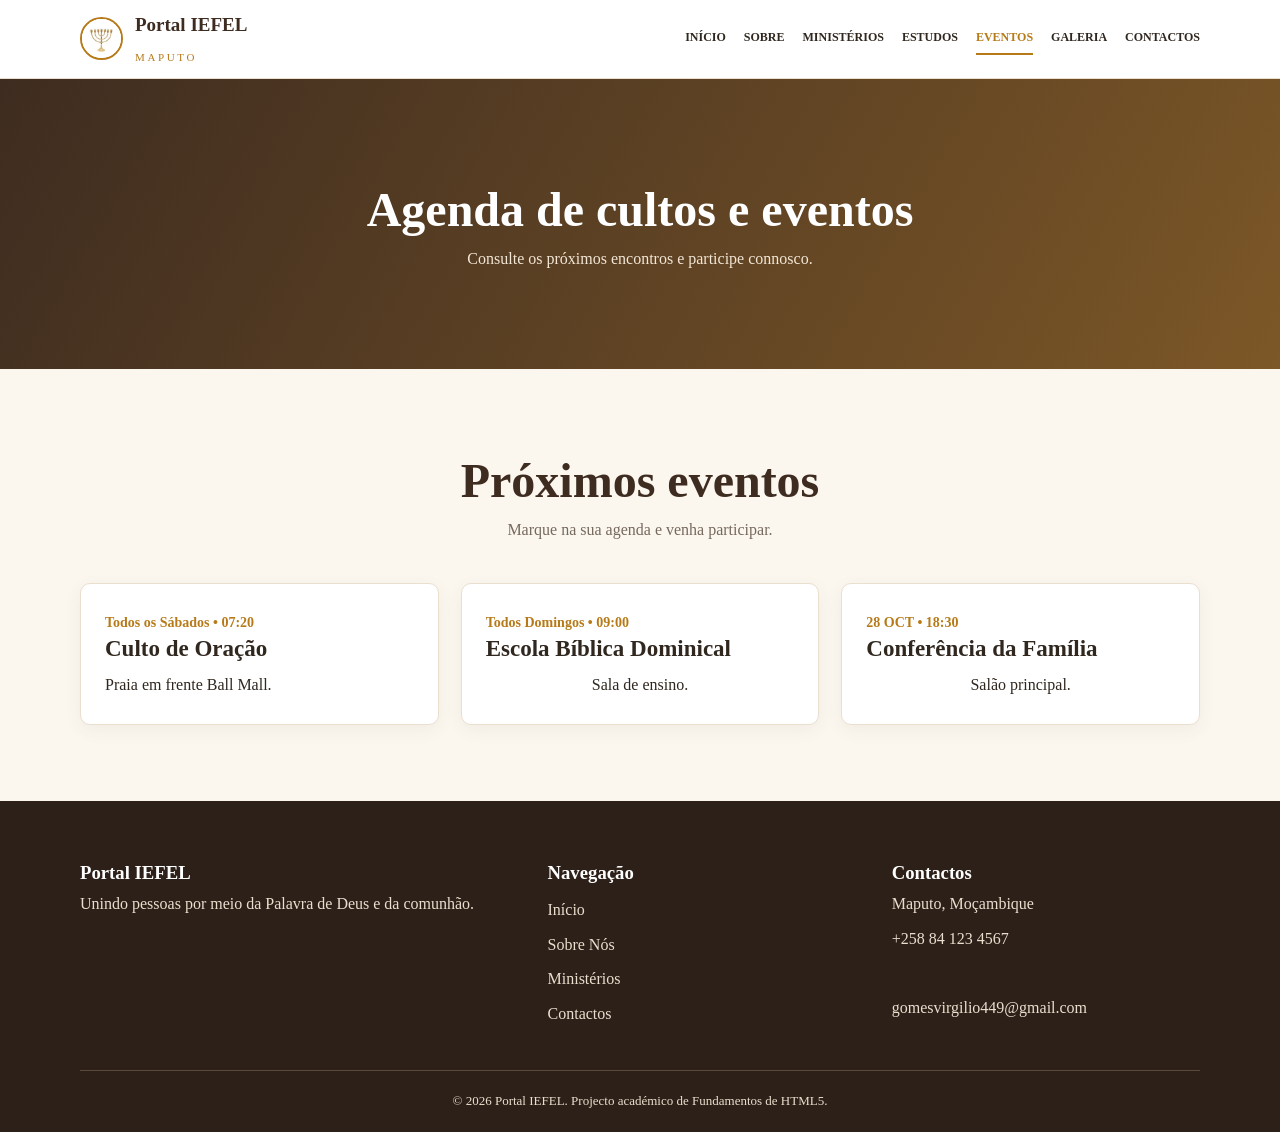
<file: eventos.html>
<!DOCTYPE html>
<html lang="pt-MZ">
<head>
    <meta charset="UTF-8">
    <meta name="viewport" content="width=device-width, initial-scale=1.0">
    <meta name="description" content="Agenda de cultos e eventos da Igreja Evangélica Forças Espirituais da Luz em Maputo.">
    <title>BibleConnect | Eventos</title>
    <link rel="stylesheet" href="/css/style.css">
</head>
<body>
    <header class="topo">
        <div class="contentor barra">
            <a class="marca" href="/" aria-label="Página inicial Portal IEFEL">
                <img src="/imagens/logo.png" alt="Logotipo da Igreja Evangélica Forças Espirituais da Luz" class="simbolo" width="43" height="43">
                <span>
                    <strong>Portal IEFEL</strong>
                    <small>MAPUTO</small>
                </span>
            </a>
            <button class="menu-toggle" aria-label="Abrir menu de navegação" aria-expanded="false">Menu</button>
            <nav class="menu" aria-label="Navegação principal">
                <a href="/">Início</a>
                <a href="/sobre">Sobre</a>
                <a href="/ministerios">Ministérios</a>
                <a href="/estudos">Estudos</a>
                <a class="activo" href="/eventos">Eventos</a>
                <a href="/galeria">Galeria</a>
                <a href="/contactos">Contactos</a>
            </nav>
        </div>
    </header>

    <main>
        <section class="pagina-hero">
            <div class="contentor">
                <h1>Agenda de cultos e eventos</h1>
                <p>Consulte os próximos encontros e participe connosco.</p>
            </div>
        </section>

        <section class="seccao" aria-labelledby="titulo-proximos-eventos">
            <div class="contentor">
                <div class="cabecalho-seccao">
                    <h2 id="titulo-proximos-eventos">Próximos eventos</h2>
                    <p>Marque na sua agenda e venha participar.</p>
                </div>
                <div class="grelha">
                    <article class="cartao">
                        <div class="cartao-corpo">
                            <span class="meta"> Todos os Sábados &bull; 07:20</span>
                            <h3>Culto de Oração</h3>
                            <p>Praia em frente Ball Mall.</p>
                        </div>
                    </article>
                    <article class="cartao">
                        <div class="cartao-corpo">
                            <span class="meta">Todos Domingos &bull; 09:00</span>
                            <h3>Escola Bíblica Dominical</h3>
                            <center><p>Sala de ensino.</p></center>
                        </div>
                    </article>
                    <article class="cartao">
                        <div class="cartao-corpo">
                            <span class="meta">28 OCT &bull; 18:30</span>
                            <h3>Conferência da Família</h3>
                            <center><p>Salão principal.</p></center>
                        </div>
                    </article>
                </div>
            </div>
        </section>
    </main>

    <footer class="rodape">
        <div class="contentor">
            <div class="rodape-grelha">
                <div>
                    <h3>Portal IEFEL</h3>
                    <p>Unindo pessoas por meio da Palavra de Deus e da comunhão.</p>
                </div>
                <div>
                    <h3>Navegação</h3>
                    <a href="/">Início</a>
                    <a href="/sobre">Sobre Nós</a>
                    <a href="/ministerios">Ministérios</a>
                    <a href="/contactos">Contactos</a>
                </div>
                <div>
                    <h3>Contactos</h3>
                    <p>Maputo, Moçambique<br>
                    <a href="tel:+258841234567">+258 84 123 4567</a><br>
                    <a href="mailto:gomesvirgilio449@gmail.com">gomesvirgilio449@gmail.com</a></p>
                </div>
            </div>
            <div class="copyright">&copy; 2026 Portal IEFEL. Projecto académico de Fundamentos de HTML5.</div>
        </div>
    </footer>

    <script src="/js/script.js" defer></script>
</body>
</html>
</file>
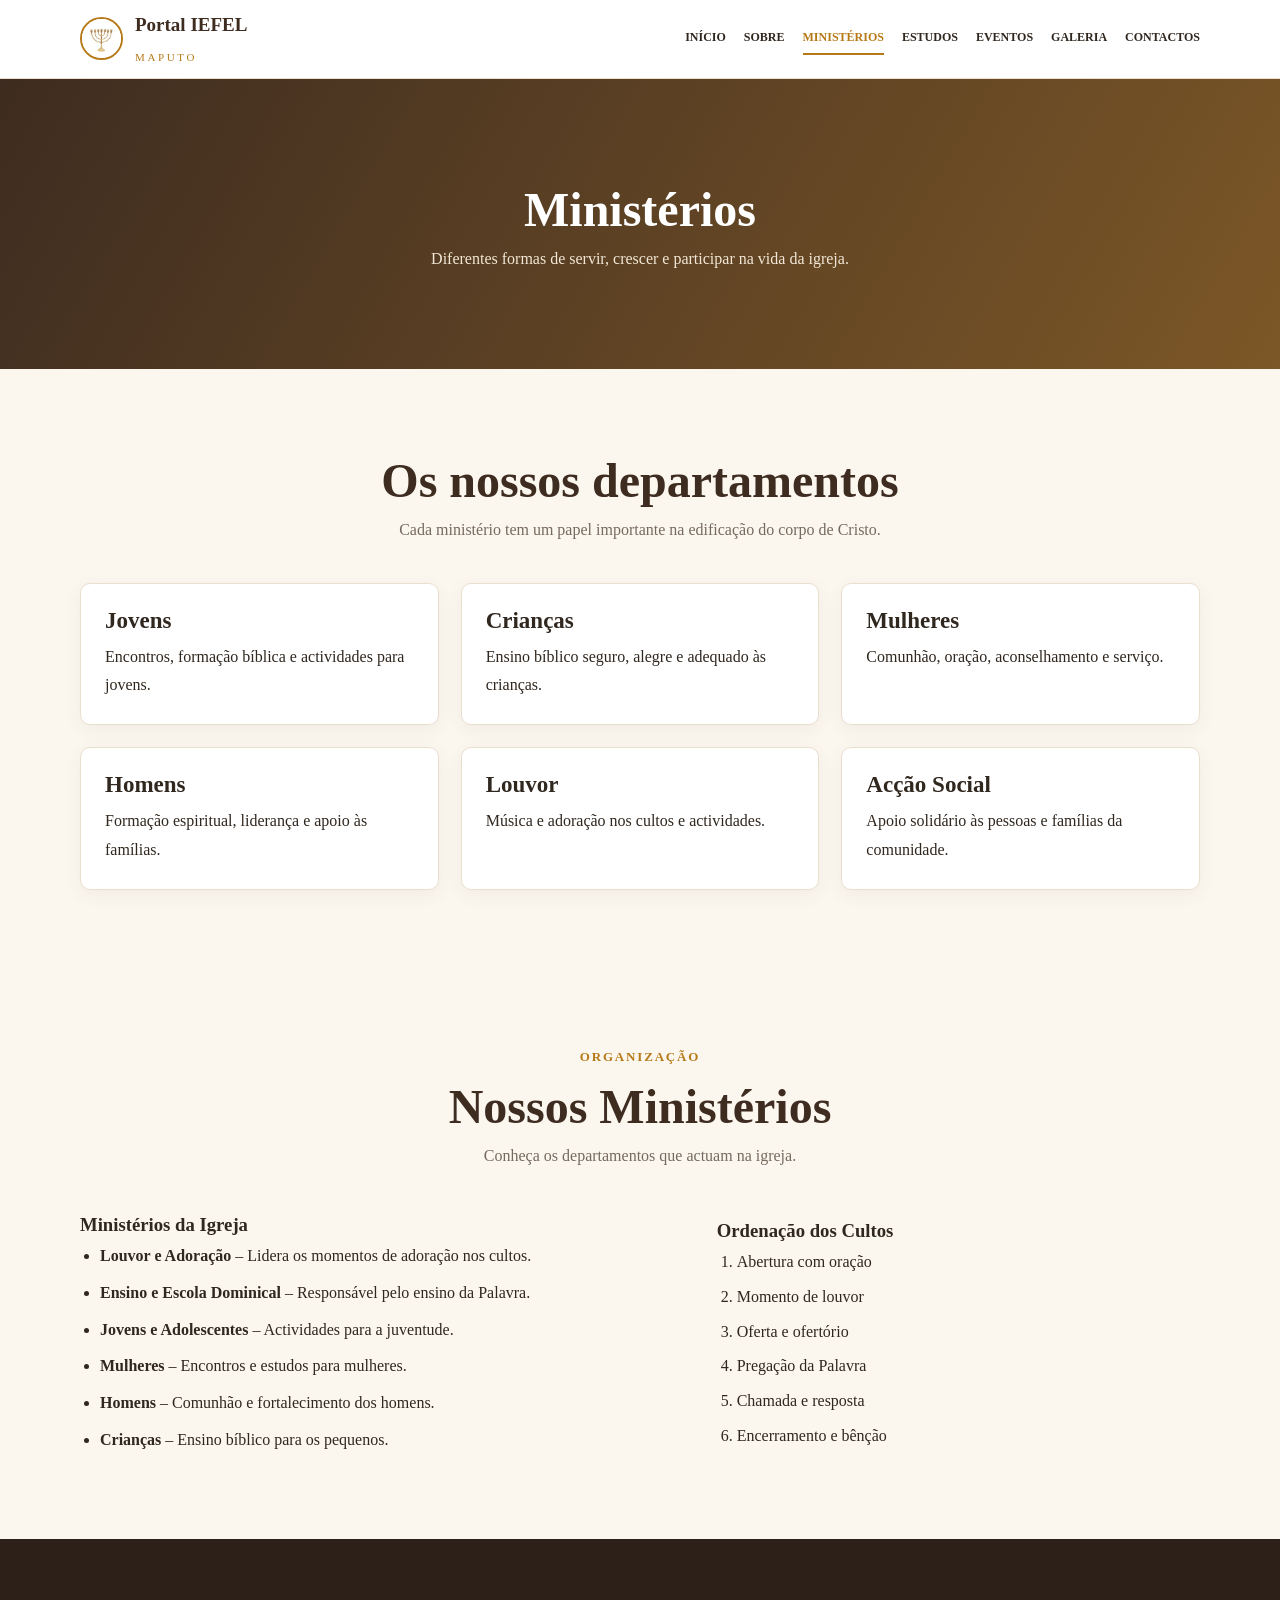
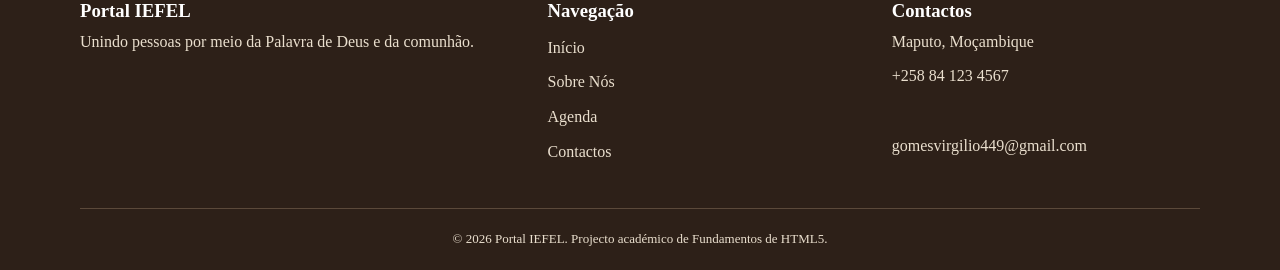
<file: ministerios.html>
<!DOCTYPE html>
<html lang="pt-MZ">
<head>
    <meta charset="UTF-8">
    <meta name="viewport" content="width=device-width, initial-scale=1.0">
    <meta name="description" content="Conheça os ministérios da Igreja Evangélica Forças Espirituais da Luz: jovens, crianças, mulheres, homens, louvor e acção social.">
    <title>BibleConnect | Ministérios</title>
    <link rel="stylesheet" href="/css/style.css">
</head>
<body>
    <header class="topo">
        <div class="contentor barra">
            <a class="marca" href="/" aria-label="Página inicial Portal IEFEL">
                <img src="/imagens/logo.png" alt="Logotipo da Igreja Evangélica Forças Espirituais da Luz" class="simbolo" width="43" height="43">
                <span>
                    <strong>Portal IEFEL</strong>
                    <small>MAPUTO</small>
                </span>
            </a>
            <button class="menu-toggle" aria-label="Abrir menu de navegação" aria-expanded="false">Menu</button>
            <nav class="menu" aria-label="Navegação principal">
                <a href="/">Início</a>
                <a href="/sobre">Sobre</a>
                <a class="activo" href="/ministerios">Ministérios</a>
                <a href="/estudos">Estudos</a>
                <a href="/eventos">Eventos</a>
                <a href="/galeria">Galeria</a>
                <a href="/contactos">Contactos</a>
            </nav>
        </div>
    </header>

    <main>
        <section class="pagina-hero">
            <div class="contentor">
                <h1>Ministérios</h1>
                <p>Diferentes formas de servir, crescer e participar na vida da igreja.</p>
            </div>
        </section>

        <section class="seccao" aria-labelledby="titulo-lista-ministerios">
            <div class="contentor">
                <div class="cabecalho-seccao">
                    <h2 id="titulo-lista-ministerios">Os nossos departamentos</h2>
                    <p>Cada ministério tem um papel importante na edificação do corpo de Cristo.</p>
                </div>
                <div class="grelha">
                    <article class="cartao">
                        <div class="cartao-corpo">
                            <h3>Jovens</h3>
                            <p>Encontros, formação bíblica e actividades para jovens.</p>
                        </div>
                    </article>
                    <article class="cartao">
                        <div class="cartao-corpo">
                            <h3>Crianças</h3>
                            <p>Ensino bíblico seguro, alegre e adequado às crianças.</p>
                        </div>
                    </article>
                    <article class="cartao">
                        <div class="cartao-corpo">
                            <h3>Mulheres</h3>
                            <p>Comunhão, oração, aconselhamento e serviço.</p>
                        </div>
                    </article>
                    <article class="cartao">
                        <div class="cartao-corpo">
                            <h3>Homens</h3>
                            <p>Formação espiritual, liderança e apoio às famílias.</p>
                        </div>
                    </article>
                    <article class="cartao">
                        <div class="cartao-corpo">
                            <h3>Louvor</h3>
                            <p>Música e adoração nos cultos e actividades.</p>
                        </div>
                    </article>
                    <article class="cartao">
                        <div class="cartao-corpo">
                            <h3>Acção Social</h3>
                            <p>Apoio solidário às pessoas e famílias da comunidade.</p>
                        </div>
                    </article>
                </div>
            </div>
        </section>
		
        <section class="seccao" aria-labelledby="titulo-ministerios">
            <div class="contentor">
                <div class="cabecalho-seccao">
                    <span class="etiqueta">Organização</span>
                    <h2 id="titulo-ministerios">Nossos Ministérios</h2>
                    <p>Conheça os departamentos que actuam na igreja.</p>
                </div>
                <div class="duas-colunas">
                    <div>
                        <h3>Ministérios da Igreja</h3>
                        <ul class="lista-ministerios">
                            <li><strong>Louvor e Adoração</strong> &ndash; Lidera os momentos de adoração nos cultos.</li>
                            <li><strong>Ensino e Escola Dominical</strong> &ndash; Responsável pelo ensino da Palavra.</li>
                            <li><strong>Jovens e Adolescentes</strong> &ndash; Actividades para a juventude.</li>
                            <li><strong>Mulheres</strong> &ndash; Encontros e estudos para mulheres.</li>
                            <li><strong>Homens</strong> &ndash; Comunhão e fortalecimento dos homens.</li>
                            <li><strong>Crianças</strong> &ndash; Ensino bíblico para os pequenos.</li>
                        </ul>
                    </div>
                    <div>
                        <h3>Ordenação dos Cultos</h3>
                        <ol class="lista-ordenada">
                            <li>Abertura com oração</li>
                            <li>Momento de louvor</li>
                            <li>Oferta e ofertório</li>
                            <li>Pregação da Palavra</li>
                            <li>Chamada e resposta</li>
                            <li>Encerramento e bênção</li>
                        </ol>
                    </div>
                </div>
            </div>
        </section>
    </main>

    <footer class="rodape">
        <div class="contentor">
            <div class="rodape-grelha">
                <div>
                    <h3>Portal IEFEL</h3>
                    <p>Unindo pessoas por meio da Palavra de Deus e da comunhão.</p>
                </div>
                <div>
                    <h3>Navegação</h3>
                    <a href="/">Início</a>
                    <a href="/sobre">Sobre Nós</a>
                    <a href="/eventos">Agenda</a>
                    <a href="/contactos">Contactos</a>
                </div>
                <div>
                    <h3>Contactos</h3>
                    <p>Maputo, Moçambique<br>
                    <a href="tel:+258841234567">+258 84 123 4567</a><br>
                    <a href="mailto:gomesvirgilio449@gmail.com">gomesvirgilio449@gmail.com</a></p>
                </div>
            </div>
            <div class="copyright">&copy; 2026 Portal IEFEL. Projecto académico de Fundamentos de HTML5.</div>
        </div>
    </footer>

    <script src="/js/script.js" defer></script>
</body>
</html>
</file>
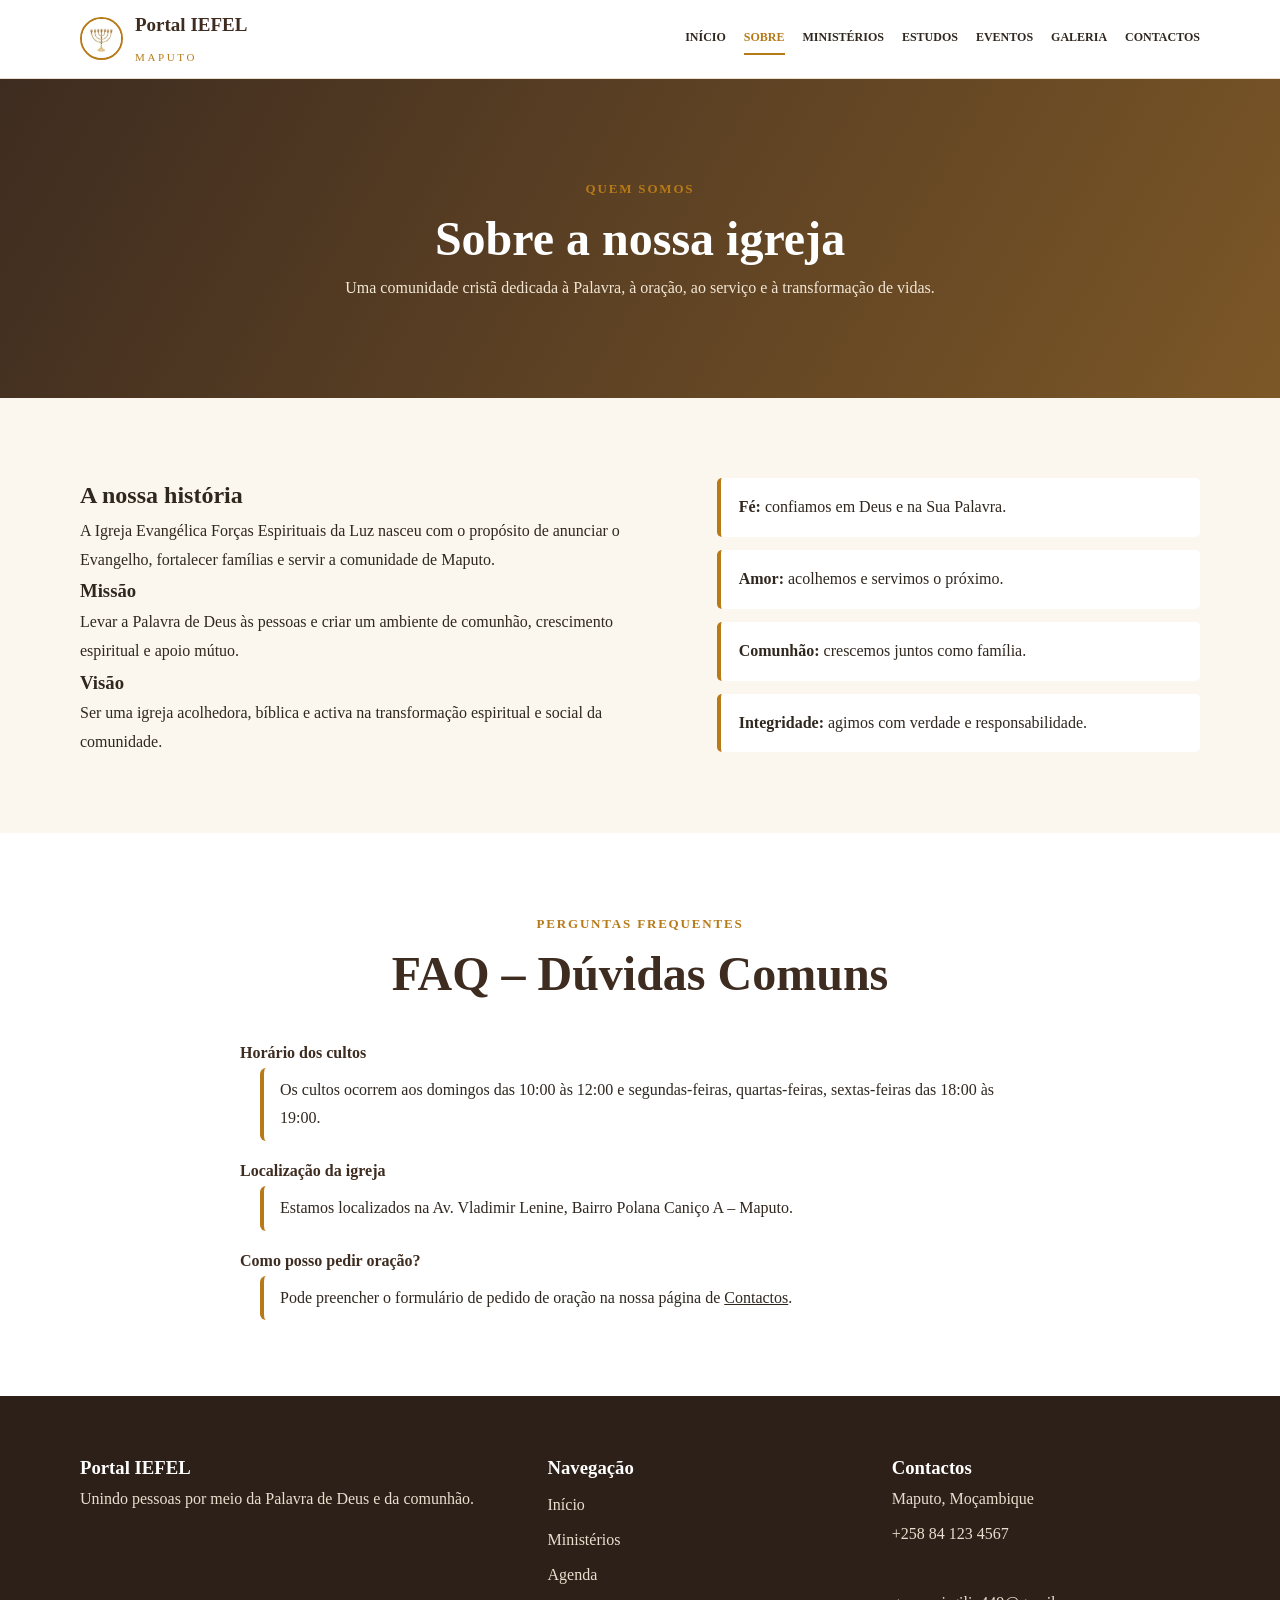
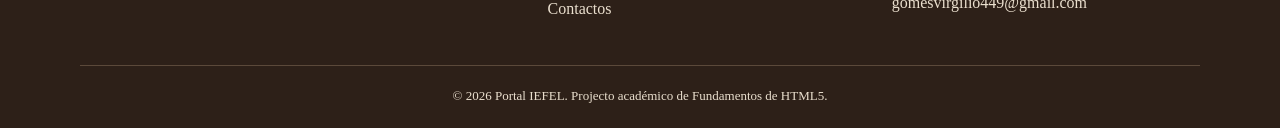
<file: sobre.html>
<!DOCTYPE html>
<html lang="pt-MZ">
<head>
    <meta charset="UTF-8">
    <meta name="viewport" content="width=device-width, initial-scale=1.0">
    <meta name="description" content="Conheça a história, missão e visão da Igreja Evangélica Forças Espirituais da Luz em Maputo.">
    <title>BibleConnect | Sobre Nós</title>
    <link rel="stylesheet" href="/css/style.css">
</head>
<body>
    <header class="topo">
        <div class="contentor barra">
            <a class="marca" href="/" aria-label="Página inicial Portal IEFEL">
                <img src="/imagens/logo.png" alt="Logotipo da Igreja Evangélica Forças Espirituais da Luz" class="simbolo" width="43" height="43">
                <span>
                    <strong>Portal IEFEL</strong>
                    <small>MAPUTO</small>
                </span>
            </a>
            <button class="menu-toggle" aria-label="Abrir menu de navegação" aria-expanded="false">Menu</button>
            <nav class="menu" aria-label="Navegação principal">
                <a href="/">Início</a>
                <a class="activo" href="/sobre">Sobre</a>
                <a href="/ministerios">Ministérios</a>
                <a href="/estudos">Estudos</a>
                <a href="/eventos">Eventos</a>
                <a href="/galeria">Galeria</a>
                <a href="/contactos">Contactos</a>
            </nav>
        </div>
    </header>

    <main>
        <section class="pagina-hero">
            <div class="contentor">
                <span class="etiqueta">Quem somos</span>
                <h1>Sobre a nossa igreja</h1>
                <p>Uma comunidade cristã dedicada à Palavra, à oração, ao serviço e à transformação de vidas.</p>
            </div>
        </section>

        <section class="seccao" aria-labelledby="titulo-historia">
            <div class="contentor duas-colunas">
                <div>
                    <h2 id="titulo-historia">A nossa história</h2>
                    <p>A Igreja Evangélica Forças Espirituais da Luz nasceu com o propósito de anunciar o Evangelho, fortalecer famílias e servir a comunidade de Maputo.</p>

                    <h3>Missão</h3>
                    <p>Levar a Palavra de Deus às pessoas e criar um ambiente de comunhão, crescimento espiritual e apoio mútuo.</p>

                    <h3>Visão</h3>
                    <p>Ser uma igreja acolhedora, bíblica e activa na transformação espiritual e social da comunidade.</p>
                </div>
                <ul class="lista">
                    <li><strong>Fé:</strong> confiamos em Deus e na Sua Palavra.</li>
                    <li><strong>Amor:</strong> acolhemos e servimos o próximo.</li>
                    <li><strong>Comunhão:</strong> crescemos juntos como família.</li>
                    <li><strong>Integridade:</strong> agimos com verdade e responsabilidade.</li>
                </ul>
            </div>
        </section>
		
        <section class="seccao clara" aria-labelledby="titulo-faq">
            <div class="contentor">
                <div class="cabecalho-seccao">
                    <span class="etiqueta">Perguntas Frequentes</span>
                    <h2 id="titulo-faq">FAQ &ndash; Dúvidas Comuns</h2>
                </div>
                <dl class="faq-definicao">
                    <dt><strong>Horário dos cultos</strong></dt>
                    <dd>Os cultos ocorrem aos domingos das 10:00 às 12:00 e segundas-feiras, quartas-feiras, sextas-feiras das 18:00 às 19:00.</dd>
                    <dt><strong>Localização da igreja</strong></dt>
                    <dd>Estamos localizados na Av. Vladimir Lenine, Bairro Polana Caniço A &ndash; Maputo.</dd>
                    <dt><strong>Como posso pedir oração?</strong></dt>
                    <dd>Pode preencher o formulário de pedido de oração na nossa página de <a href="/contactos">Contactos</a>.</dd>
                </dl>
            </div>
        </section>
    </main>

    <footer class="rodape">
        <div class="contentor">
            <div class="rodape-grelha">
                <div>
                    <h3>Portal IEFEL</h3>
                    <p>Unindo pessoas por meio da Palavra de Deus e da comunhão.</p>
                </div>
                <div>
                    <h3>Navegação</h3>
                    <a href="/">Início</a>
                    <a href="/ministerios">Ministérios</a>
                    <a href="/eventos">Agenda</a>
                    <a href="/contactos">Contactos</a>
                </div>
                <div>
                    <h3>Contactos</h3>
                    <p>Maputo, Moçambique<br>
                    <a href="tel:+258841234567">+258 84 123 4567</a><br>
                    <a href="mailto:gomesvirgilio449@gmail.com">gomesvirgilio449@gmail.com</a></p>
                </div>
            </div>
            <div class="copyright">&copy; 2026 Portal IEFEL. Projecto académico de Fundamentos de HTML5.</div>
        </div>
    </footer>

    <script src="/js/script.js" defer></script>
</body>
</html>
</file>
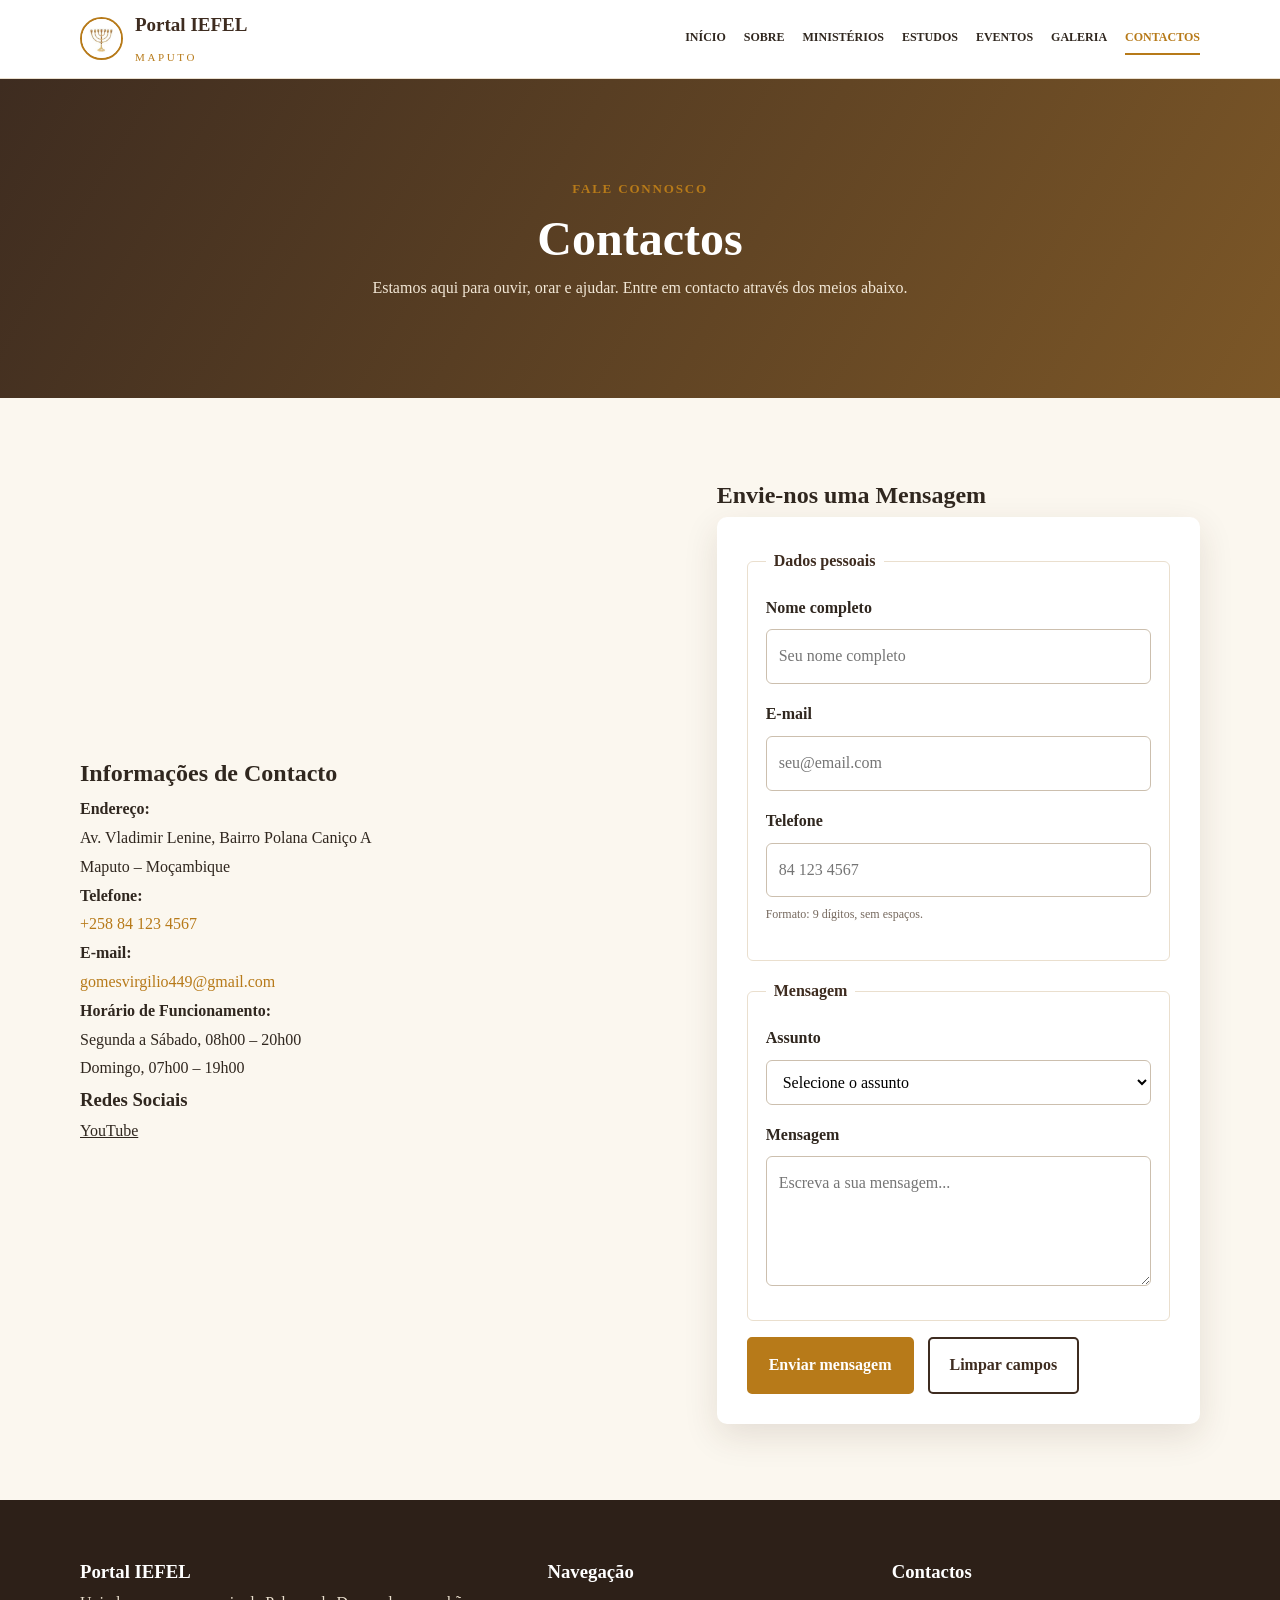
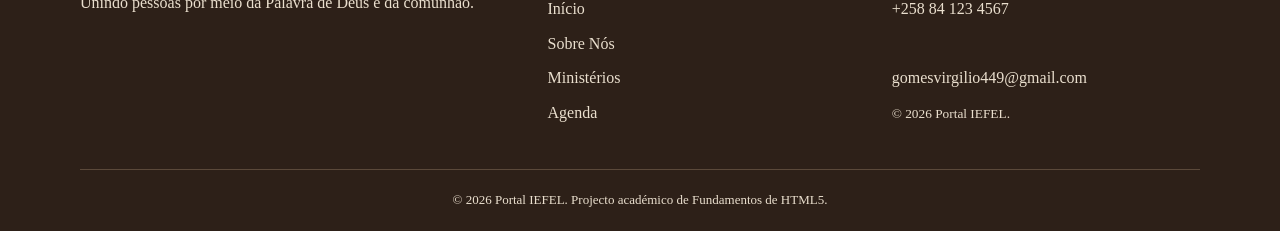
<file: html/contactos.html>
<!DOCTYPE html>
<html lang="pt-MZ">
<head>
    <meta charset="UTF-8">
    <meta name="viewport" content="width=device-width, initial-scale=1.0">
    <meta name="description" content="Entre em contacto com a Igreja Evangélica Forças Espirituais da Luz. Envie a sua mensagem, pedido de oração ou dúvida.">
    <title>BibleConnect | Contactos</title>
    <link rel="stylesheet" href="/css/style.css">
</head>
<body>
    <header class="topo">
        <div class="contentor barra">
            <a class="marca" href="/" aria-label="Página inicial Portal IEFEL">
                <img src="/imagens/logo.png" alt="Logotipo da Igreja Evangélica Forças Espirituais da Luz" class="simbolo" width="43" height="43">
                <span>
                    <strong>Portal IEFEL</strong>
                    <small>MAPUTO</small>
                </span>
            </a>
            <button class="menu-toggle" aria-label="Abrir menu de navegação" aria-expanded="false">Menu</button>
            <nav class="menu" aria-label="Navegação principal">
                <a href="/">Início</a>
                <a href="/sobre">Sobre</a>
                <a href="/ministerios">Ministérios</a>
                <a href="/estudos">Estudos</a>
                <a href="/eventos">Eventos</a>
                <a href="/galeria">Galeria</a>
                <a class="activo" href="/contactos">Contactos</a>
            </nav>
        </div>
    </header>

    <main>
        <section class="pagina-hero">
            <div class="contentor">
                <span class="etiqueta">Fale connosco</span>
                <h1>Contactos</h1>
                <p>Estamos aqui para ouvir, orar e ajudar. Entre em contacto através dos meios abaixo.</p>
            </div>
        </section>

        <section class="seccao" aria-labelledby="titulo-contactos">
            <div class="contentor">
                <div class="duas-colunas">
                    <div>
                        <h2 id="titulo-contactos">Informações de Contacto</h2>
                        <address>
                            <p><strong>Endereço:</strong><br>
                            Av. Vladimir Lenine, Bairro Polana Caniço A<br>
                            Maputo &ndash; Moçambique</p>

                            <p><strong>Telefone:</strong><br>
                            <a href="tel:+258841234567">+258 84 123 4567</a></p>

                            <p><strong>E-mail:</strong><br>
                            <a href="mailto:gomesvirgilio449@gmail.com">gomesvirgilio449@gmail.com</a></p>

                            <p><strong>Horário de Funcionamento:</strong><br>
                            Segunda a Sábado, 08h00 &ndash; 20h00<br>
                            Domingo, 07h00 &ndash; 19h00</p>
                        </address>

                        <h3>Redes Sociais</h3>
                        <p>
                            <a href="https://www.youtube.com/@forcasdaluz8678" target="_blank" rel="noopener noreferrer" title="Visitar canal no YouTube">YouTube</a>
                        </p>
                    </div>

                    <div>
                        <h2>Envie-nos uma Mensagem</h2>
                        <form action="#" method="post" class="formulario" data-demonstracao>
                            <fieldset>
                                <legend>Dados pessoais</legend>
                                <div class="campo">
                                    <label for="nome">Nome completo</label>
                                    <input type="text" id="nome" name="nome" required minlength="3" maxlength="40" placeholder="Seu nome completo">
                                </div>

                                <div class="campo">
                                    <label for="email">E-mail</label>
                                    <input type="email" id="email" name="email" required placeholder="seu@email.com">
                                </div>

                                <div class="campo">
                                    <label for="telefone">Telefone</label>
                                    <input type="tel" id="telefone" name="telefone" pattern="[0-9]{9}" placeholder="84 123 4567" aria-describedby="telefoneAjuda">
                                    <small id="telefoneAjuda">Formato: 9 dígitos, sem espaços.</small>
                                </div>
                            </fieldset>

                            <fieldset>
                                <legend>Mensagem</legend>
                                <div class="campo">
                                    <label for="assunto">Assunto</label>
                                    <select id="assunto" name="assunto" required>
                                        <option value="">Selecione o assunto</option>
                                        <option value="pedido-oracao">Pedido de Oração</option>
                                        <option value="visita">Visita à Igreja</option>
                                        <option value="duvida">Dúvida ou Pergunta</option>
                                        <option value="sugestao">Sugestão</option>
                                        <option value="outro">Outro</option>
                                    </select>
                                </div>

                                <div class="campo">
                                    <label for="mensagem">Mensagem</label>
                                    <textarea id="mensagem" name="mensagem" required minlength="10" maxlength="500" placeholder="Escreva a sua mensagem..."></textarea>
                                </div>
                            </fieldset>

                            <button type="submit" class="botao">Enviar mensagem</button>
                            <button type="reset" class="botao secundario">Limpar campos</button>

                            <div class="aviso" role="status" aria-live="polite">Mensagem enviada com sucesso! Entraremos em contacto brevemente.</div>
                        </form>
                    </div>
                </div>
            </div>
        </section>
    </main>

    <footer class="rodape">
        <div class="contentor">
            <div class="rodape-grelha">
                <div>
                    <h3>Portal IEFEL</h3>
                    <p>Unindo pessoas por meio da Palavra de Deus e da comunhão.</p>
                </div>
                <div>
                    <h3>Navegação</h3>
                    <a href="/">Início</a>
                    <a href="/sobre">Sobre Nós</a>
                    <a href="/ministerios">Ministérios</a>
                    <a href="/eventos">Agenda</a>
                </div>
                <div>
                    <h3>Contactos</h3>
                    <p><a href="tel:+258841234567">+258 84 123 4567</a><br>
                    <a href="mailto:gomesvirgilio449@gmail.com">gomesvirgilio449@gmail.com</a></p>
                    <p><small>&copy; 2026 Portal IEFEL.</small></p>
                </div>
            </div>
            <div class="copyright">&copy; 2026 Portal IEFEL. Projecto académico de Fundamentos de HTML5.</div>
        </div>
    </footer>

    <script src="/js/script.js" defer></script>
</body>
</html>
</file>
<file: css/style.css>
/* ============================================
   VARIAVEIS E RESET
   ============================================ */
:root {
    --ouro: #b77a19;
    --ouro-claro: #ecd6a8;
    --castanho: #3e2c20;
    --creme: #fbf7ef;
    --branco: #fff;
    --texto: #30271f;
    --suave: #76695e;
    --borda: #eadfce;
    --sombra: 0 12px 35px rgba(63, 43, 25, .12);
}

* {
    box-sizing: border-box;
    margin: 0;
    padding: 0;
}

html {
    scroll-behavior: smooth;
}

body {
    font-family: 'Times New Roman', Times, serif;
    color: var(--texto);
    background: var(--creme);
    line-height: 1.8;
}

img {
    max-width: 100%;
    height: auto;
    display: block;
}

a {
    color: inherit;
}

button,
input,
textarea,
select {
    font: inherit;
}

/* ============================================
   UTILITARIOS
   ============================================ */
.contentor {
    width: min(1120px, calc(100% - 32px));
    margin: auto;
}

/* ============================================
   HEADER / TOPO
   ============================================ */
.topo {
    position: sticky;
    top: 0;
    z-index: 20;
    background: rgba(255, 255, 255, .96);
    border-bottom: 1px solid var(--borda);
    backdrop-filter: blur(10px);
}

.barra {
    min-height: 78px;
    display: flex;
    align-items: center;
    justify-content: space-between;
    gap: 24px;
    flex-wrap: wrap;
}

/* ============================================
   LOGO / MARCA
   ============================================ */
.marca {
    text-decoration: none;
    display: flex;
    align-items: center;
    gap: 12px;
    color: var(--castanho);
}

.simbolo {
    width: 43px;
    height: 43px;
    border: 2px solid var(--ouro);
    border-radius: 50%;
    object-fit: cover;
}

.marca strong {
    display: block;
    font-family: Georgia, serif;
    font-size: 19px;
}

.marca small {
    color: var(--ouro);
    letter-spacing: .24em;
    font-size: 11px;
}

/* ============================================
   MENU DE NAVEGACAO
   ============================================ */
.menu {
    display: flex;
    align-items: center;
    gap: 18px;
}

.menu a {
    text-decoration: none;
    font-size: 12px;
    font-weight: 700;
    text-transform: uppercase;
    padding: 4px 0;
    border-bottom: 2px solid transparent;
    transition: color .2s, border-color .2s;
}

.menu a:hover,
.menu a.activo {
    color: var(--ouro);
    border-bottom-color: var(--ouro);
}

.menu-toggle {
    display: none;
    border: 0;
    background: var(--castanho);
    color: white;
    padding: 9px 14px;
    border-radius: 8px;
    cursor: pointer;
    font-weight: 700;
}

/* ============================================
   HERO / BANNER PRINCIPAL
   ============================================ */
.hero {
    min-height: 610px;
    display: grid;
    align-items: center;
    background: linear-gradient(90deg, rgba(24, 16, 10, .84), rgba(24, 16, 10, .35)), url('../imagens/hero-igreja.png') center/cover;
}

.hero-conteudo {
    max-width: 680px;
    color: white;
    padding: 80px 0;
}

.etiqueta {
    display: inline-block;
    color: var(--ouro);
    font-weight: 700;
    letter-spacing: .14em;
    text-transform: uppercase;
    font-size: 13px;
}

.hero .etiqueta {
    color: var(--ouro-claro);
}

.hero h1 {
    font: 700 clamp(42px, 7vw, 76px)/1.04 Georgia, serif;
    margin: 18px 0;
}

.hero p {
    font-size: 19px;
    max-width: 610px;
}

.botoes {
    display: flex;
    flex-wrap: wrap;
    gap: 12px;
    margin-top: 28px;
}

/* ============================================
   BOTOES
   ============================================ */
.botao {
    display: inline-block;
    padding: 12px 20px;
    border-radius: 5px;
    text-decoration: none;
    font-weight: 700;
    border: 2px solid var(--ouro);
    background: var(--ouro);
    color: white;
    cursor: pointer;
    transition: filter .2s;
}

.botao.secundario {
    background: transparent;
    border-color: white;
}

.botao:hover {
    filter: brightness(.92);
}

.formulario .botao.secundario {
    border-color: var(--castanho);
    color: var(--castanho);
    background: transparent;
    margin-left: 10px;
}

.formulario .botao.secundario:hover {
    background: var(--castanho);
    color: white;
}

/* ============================================
   VERSICULO DESTAQUE
   ============================================ */
.versiculo {
    margin-top: -34px;
    position: relative;
}

.versiculo-caixa {
    background: white;
    border-radius: 10px;
    padding: 24px 30px;
    box-shadow: var(--sombra);
    display: flex;
    gap: 22px;
    align-items: center;
}

.aspas {
    font: 700 48px Georgia;
    color: var(--ouro);
    line-height: 1;
}

.versiculo blockquote {
    margin: 0;
    font: italic 20px Georgia, serif;
}

.versiculo cite {
    color: var(--ouro);
    font-weight: 700;
    font-style: normal;
}

/* ============================================
   SECOES
   ============================================ */
.seccao {
    padding: 76px 0;
}

.seccao.clara {
    background: white;
}

.cabecalho-seccao {
    text-align: center;
    max-width: 720px;
    margin: 0 auto 38px;
}

.cabecalho-seccao h2,
.pagina-hero h1 {
    font: 700 clamp(32px, 5vw, 48px) Georgia, serif;
    margin: 8px 0;
    color: var(--castanho);
}

.cabecalho-seccao p {
    color: var(--suave);
}

/* ============================================
   GRADE / CARDS
   ============================================ */
.grelha {
    display: grid;
    grid-template-columns: repeat(3, 1fr);
    gap: 22px;
}

.cartao {
    background: white;
    border: 1px solid var(--borda);
    border-radius: 10px;
    overflow: hidden;
    box-shadow: 0 5px 18px rgba(60, 43, 27, .06);
    transition: transform .2s;
}

.cartao:hover {
    transform: translateY(-3px);
}

.cartao img {
    width: 100%;
    height: 220px;
    object-fit: cover;
}

.cartao-corpo {
    padding: 24px;
}

.cartao h3 {
    font: 700 23px Georgia, serif;
    margin: 0 0 9px;
}

.meta {
    font-size: 14px;
    color: var(--ouro);
    font-weight: 700;
}

.ligacao {
    color: var(--ouro);
    font-weight: 700;
    text-decoration: none;
}

.ligacao:hover {
    text-decoration: underline;
}

/* ============================================
   DESTAQUES
   ============================================ */
.destaques {
    display: grid;
    grid-template-columns: repeat(3, 1fr);
    gap: 18px;
}

.destaque {
    background: var(--castanho);
    color: white;
    padding: 30px;
    border-radius: 9px;
}

.destaque .icone {
    font-size: 30px;
}

.destaque h3 {
    font-family: Georgia, serif;
    font-size: 22px;
    margin: 12px 0;
}

/* ============================================
   DUAS COLUNAS
   ============================================ */
.duas-colunas {
    display: grid;
    grid-template-columns: 1.1fr .9fr;
    gap: 46px;
    align-items: center;
}

.duas-colunas img {
    border-radius: 10px;
    box-shadow: var(--sombra);
}

/* ============================================
   PAGINA HERO (INTERNAS)
   ============================================ */
.pagina-hero {
    padding: 95px 0;
    background: linear-gradient(120deg, #3e2c20, #7c5727);
    color: white;
    text-align: center;
}

.pagina-hero h1 {
    color: white;
}

.pagina-hero p {
    max-width: 700px;
    margin: auto;
    color: #f2e7d6;
}

/* ============================================
   LISTAS
   ============================================ */
.lista {
    display: grid;
    gap: 13px;
    padding: 0;
    list-style: none;
}

.lista li {
    background: white;
    border-left: 4px solid var(--ouro);
    padding: 15px 18px;
    border-radius: 5px;
}

.lista-ministerios {
    list-style-type: disc;
    padding-left: 20px;
}

.lista-ministerios li {
    margin-bottom: 8px;
}

.lista-ordenada {
    padding-left: 20px;
}

.lista-ordenada li {
    margin-bottom: 6px;
}

/* ============================================
   FAQ
   ============================================ */
.faq-definicao {
    max-width: 800px;
    margin: 0 auto;
}

.faq-definicao dt {
    font-weight: 700;
    margin-top: 16px;
    color: var(--castanho);
}

.faq-definicao dd {
    margin-left: 20px;
    padding: 8px 16px;
    background: white;
    border-radius: 6px;
    border-left: 4px solid var(--ouro);
}

/* ============================================
   FORMULARIO
   ============================================ */
.formulario {
    background: white;
    padding: 30px;
    border-radius: 10px;
    box-shadow: var(--sombra);
}

.formulario fieldset {
    border: 1px solid var(--borda);
    border-radius: 6px;
    padding: 18px;
    margin-bottom: 16px;
}

.formulario legend {
    font-weight: 700;
    color: var(--castanho);
    padding: 0 8px;
}

.campo {
    display: grid;
    gap: 7px;
    margin-bottom: 16px;
}

.campo label {
    font-weight: 700;
}

.campo input,
.campo textarea,
.campo select {
    width: 100%;
    border: 1px solid #ccbfae;
    border-radius: 6px;
    padding: 12px;
    background: #fff;
}

.campo textarea {
    min-height: 130px;
    resize: vertical;
}

.campo small {
    color: var(--suave);
    font-size: 12px;
}

.aviso {
    display: none;
    margin-top: 16px;
    padding: 12px;
    background: #e7f6eb;
    color: #245b31;
    border-radius: 6px;
}

.aviso.visivel {
    display: block;
}

/* ============================================
   TABELAS
   ============================================ */
.tabela-container {
    overflow-x: auto;
    background: white;
    border-radius: 10px;
    box-shadow: var(--sombra);
    padding: 10px;
}

.tabela-horarios {
    width: 100%;
    border-collapse: collapse;
    font-size: 14px;
}

.tabela-horarios caption {
    caption-side: top;
    font-weight: 700;
    padding: 12px 0;
    font-size: 18px;
    color: var(--castanho);
    text-align: left;
}

.tabela-horarios th,
.tabela-horarios td {
    border: 1px solid var(--borda);
    padding: 12px 16px;
    text-align: left;
}

.tabela-horarios th {
    background: var(--castanho);
    color: white;
    font-weight: 700;
}

.tabela-horarios tbody tr:nth-child(even) {
    background: var(--creme);
}

.tabela-horarios tbody tr:hover {
    background: var(--ouro-claro);
}

.tabela-horarios tfoot td {
    background: var(--ouro-claro);
    font-weight: 700;
    text-align: center;
}

/* ============================================
   AUDIO E VIDEO
   ============================================ */
.audio-container,
.video-container {
    max-width: 800px;
    margin: 0 auto;
    background: white;
    padding: 20px;
    border-radius: 10px;
    box-shadow: var(--sombra);
}

.audio-container audio {
    width: 100%;
}

.video-container video {
    border-radius: 8px;
}

/* ============================================
   GALERIA
   ============================================ */
.galeria {
    display: grid;
    grid-template-columns: repeat(3, 1fr);
    gap: 15px;
}

.galeria img {
    height: 240px;
    width: 100%;
    object-fit: cover;
    border-radius: 8px;
    transition: transform .2s;
}

.galeria img:hover {
    transform: scale(1.02);
}

/* ============================================
   ADDRESS
   ============================================ */
address {
    font-style: normal;
    line-height: 1.8;
}

address a {
    color: var(--ouro);
    text-decoration: none;
}

address a:hover {
    text-decoration: underline;
}

/* ============================================
   RODAPE
   ============================================ */
.rodape {
    background: #2d2018;
    color: #eadfce;
    padding: 55px 0 20px;
}

.rodape-grelha {
    display: grid;
    grid-template-columns: 1.4fr 1fr 1fr;
    gap: 36px;
}

.rodape h3 {
    color: white;
    font-family: Georgia, serif;
}

.rodape a {
    display: block;
    color: #eadfce;
    text-decoration: none;
    margin: 6px 0;
}

.rodape a:hover {
    color: var(--ouro-claro);
}

.copyright {
    border-top: 1px solid #5b493a;
    margin-top: 35px;
    padding-top: 18px;
    text-align: center;
    font-size: 13px;
}

/* ============================================
   RESPONSIVIDADE
   ============================================ */
@media (max-width: 850px) {
    .menu-toggle {
        display: block;
    }

    .menu {
        display: none;
        position: absolute;
        top: 78px;
        left: 0;
        right: 0;
        background: white;
        padding: 22px 16px;
        flex-direction: column;
        box-shadow: var(--sombra);
        gap: 12px;
    }

    .menu.aberto {
        display: flex;
    }

    .grelha,
    .destaques,
    .galeria {
        grid-template-columns: 1fr 1fr;
    }

    .duas-colunas {
        grid-template-columns: 1fr;
    }

    .rodape-grelha {
        grid-template-columns: 1fr 1fr;
    }
}

@media (max-width: 560px) {
    .grelha,
    .destaques,
    .galeria,
    .rodape-grelha {
        grid-template-columns: 1fr;
    }

    .marca strong {
        font-size: 16px;
    }

    .hero {
        min-height: 540px;
    }

    .hero h1 {
        font-size: 42px;
    }

    .hero p {
        font-size: 17px;
    }

    .versiculo-caixa {
        align-items: flex-start;
    }

    .seccao {
        padding: 55px 0;
    }

    .galeria img {
        height: 220px;
    }
}

@media (max-width: 650px) {
    .tabela-horarios {
        font-size: 12px;
    }

    .tabela-horarios th,
    .tabela-horarios td {
        padding: 8px 10px;
    }
}
</file>
